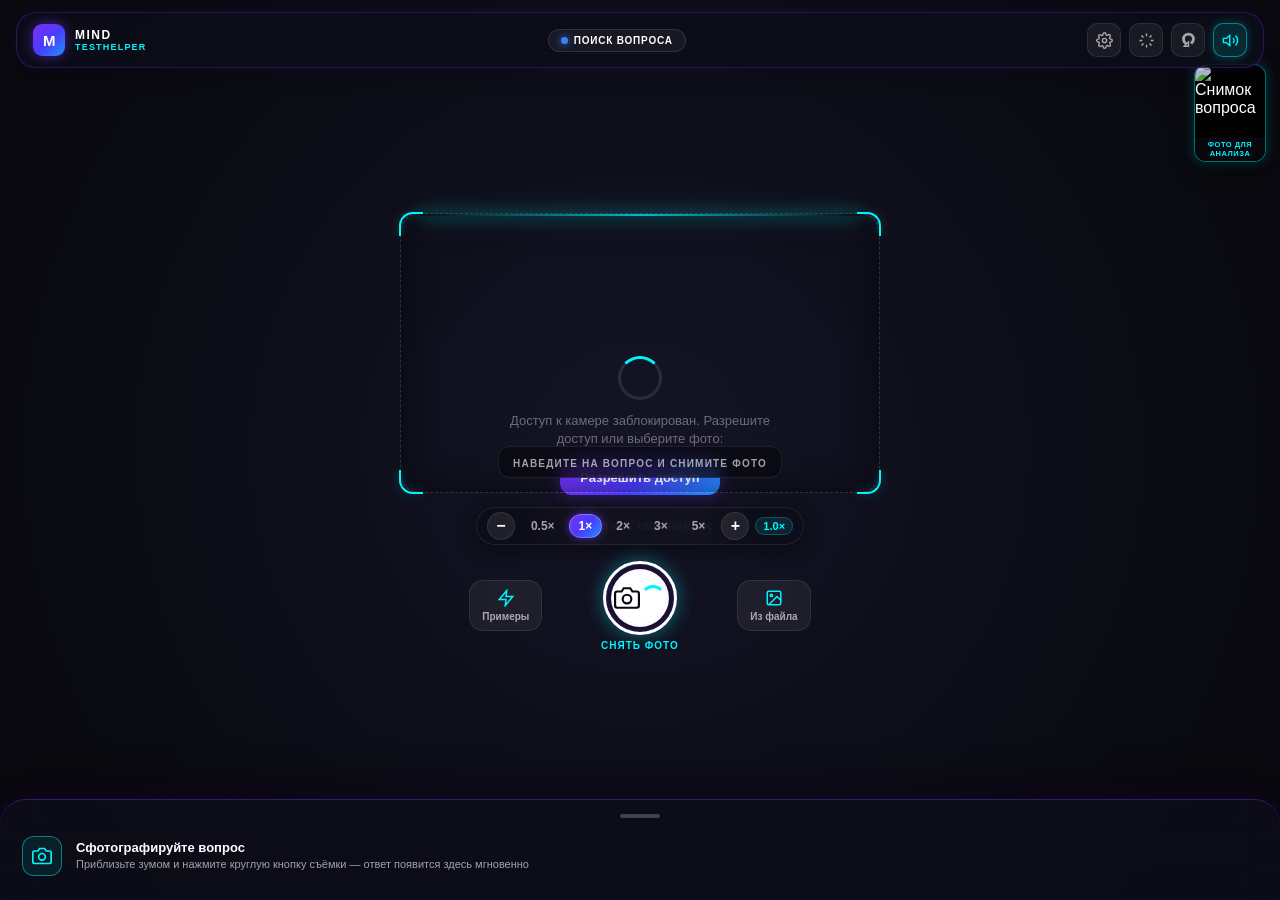
<file: index.html>
<!DOCTYPE html>
<html lang="ru">
<head>
  <meta charset="UTF-8">
  <meta name="viewport" content="width=device-width, initial-scale=1.0, maximum-scale=1.0, user-scalable=no, viewport-fit=cover">
  <title>Mind TestHelper Live — Hands-Free AI Scanner</title>
  <link rel="stylesheet" href="./styles.css">
  <link rel="icon" href="data:image/svg+xml,<svg xmlns='http://www.w3.org/2000/svg' viewBox='0 0 100 100'><rect width='100' height='100' rx='20' fill='%2309090f'/><path d='M30 70 L30 30 L50 50 L70 30 L70 70' stroke='%2300F5FF' stroke-width='10' stroke-linecap='round' stroke-linejoin='round' fill='none'/></svg>">
  <meta name="theme-color" content="#09090f">
  <meta name="apple-mobile-web-app-capable" content="yes">
  <meta name="apple-mobile-web-app-status-bar-style" content="black-translucent">
</head>
<body>
  <div class="app-viewport">
    <!-- Camera Viewport & Stream -->
    <div class="camera-container" id="cameraContainer">
      <video id="videoFeed" playsinline autoplay muted></video>
      <div class="camera-flash" id="cameraFlash"></div>
      <div class="snapshot-preview hidden" id="snapshotPreview">
        <img id="snapshotImg" alt="Снимок вопроса">
        <div class="snapshot-badge">ФОТО ДЛЯ АНАЛИЗА</div>
      </div>
      <canvas id="captureCanvas" class="hidden-canvas"></canvas>
      <div class="camera-backdrop-fallback" id="cameraFallback">
        <div class="fallback-spinner"></div>
        <p id="fallbackText">Подключение камеры...</p>
        <button id="btnAllowCamera" class="mind-btn mind-btn-cyan">Разрешить доступ</button>
        <button id="btnTryDemo" class="mind-btn mind-btn-glass">Запустить тест-вопрос</button>
      </div>
    </div>

    <!-- HUD Overlay Layers -->
    <div class="hud-overlay" id="hudOverlay">
      <!-- Top Glass Navigation Bar -->
      <header class="hud-header glass-panel">
        <div class="brand-badge">
          <div class="badge-m-ring">
            <span class="badge-m">M</span>
          </div>
          <div class="brand-text">
            <span class="brand-title">MIND</span>
            <span class="brand-sub">TESTHELPER</span>
          </div>
        </div>

        <!-- Dynamic Status Indicator -->
        <div class="status-pill" id="statusPill">
          <span class="status-dot"></span>
          <span class="status-label" id="statusLabel">ПОИСК ВОПРОСА</span>
        </div>

        <!-- Quick Controls -->
        <div class="header-controls">
          <button id="btnSettings" class="hud-icon-btn" title="Настройки бэкенда" aria-label="Settings">
            <svg viewBox="0 0 24 24" fill="none" stroke="currentColor" stroke-width="2">
              <circle cx="12" cy="12" r="3"/>
              <path d="M19.4 15a1.65 1.65 0 0 0 .33 1.82l.06.06a2 2 0 0 1 0 2.83 2 2 0 0 1-2.83 0l-.06-.06a1.65 1.65 0 0 0-1.82-.33 1.65 1.65 0 0 0-1 1.51V21a2 2 0 0 1-2 2 2 2 0 0 1-2-2v-.09A1.65 1.65 0 0 0 9 19.4a1.65 1.65 0 0 0-1.82.33l-.06.06a2 2 0 0 1-2.83 0 2 2 0 0 1 0-2.83l.06-.06a1.65 1.65 0 0 0 .33-1.82 1.65 1.65 0 0 0-1.51-1H3a2 2 0 0 1-2-2 2 2 0 0 1 2-2h.09A1.65 1.65 0 0 0 4.6 9a1.65 1.65 0 0 0-.33-1.82l-.06-.06a2 2 0 0 1 0-2.83 2 2 0 0 1 2.83 0l.06.06a1.65 1.65 0 0 0 1.82.33H9a1.65 1.65 0 0 0 1-1.51V3a2 2 0 0 1 2-2 2 2 0 0 1 2 2v.09a1.65 1.65 0 0 0 1 1.51 1.65 1.65 0 0 0 1.82-.33l.06-.06a2 2 0 0 1 2.83 0 2 2 0 0 1 0 2.83l-.06.06a1.65 1.65 0 0 0-.33 1.82V9a1.65 1.65 0 0 0 1.51 1H21a2 2 0 0 1 2 2 2 2 0 0 1-2 2h-.09a1.65 1.65 0 0 0-1.51 1z"/>
            </svg>
          </button>
          <button id="btnTorch" class="hud-icon-btn" title="Фонарик" aria-label="Torch">
            <svg viewBox="0 0 24 24" fill="none" stroke="currentColor" stroke-width="2">
              <path d="M12 2v4M12 18v4M4.93 4.93l2.83 2.83M16.24 16.24l2.83 2.83M2 12h4M18 12h4M4.93 19.07l2.83-2.83M16.24 7.76l2.83-2.83"/>
            </svg>
          </button>
          <button id="btnFlipCamera" class="hud-icon-btn" title="Сменить камеру" aria-label="Flip Camera">
            <svg viewBox="0 0 24 24" fill="none" stroke="currentColor" stroke-width="2">
              <path d="M20 10c0-4.418-3.582-8-8-8s-8 3.582-8 8c0 3.185 1.868 5.933 4.568 7.228L6 20h6v-6l-2.482 2.482C7.364 15.445 6 12.923 6 10c0-3.314 2.686-6 6-6s6 2.686 6 6c0 1.954-.937 3.69-2.388 4.793l1.42 1.42C18.666 14.707 20 12.518 20 10z"/>
            </svg>
          </button>
          <button id="btnMuteTTS" class="hud-icon-btn active" title="Озвучка ответа" aria-label="Audio Speech">
            <svg viewBox="0 0 24 24" fill="none" stroke="currentColor" stroke-width="2" id="iconAudio">
              <polygon points="11 5 6 9 2 9 2 15 6 15 11 19 11 5"/>
              <path d="M19.07 4.93a10 10 0 0 1 0 14.14M15.54 8.46a5 5 0 0 1 0 7.07"/>
            </svg>
          </button>
        </div>
      </header>

      <!-- Center Targeting Frame with Wide Document Guide -->
      <main class="hud-reticle-area" id="reticleArea">
        <div class="camera-frame-guide" id="frameGuide">
          <div class="corner-bracket corner-tl"></div>
          <div class="corner-bracket corner-tr"></div>
          <div class="corner-bracket corner-bl"></div>
          <div class="corner-bracket corner-br"></div>
          <div class="laser-beam" id="laserBeam"></div>
          <div class="frame-guide-hint">
            <span class="guide-tag">НАВЕДИТЕ НА ВОПРОС И СНИМИТЕ ФОТО</span>
          </div>
        </div>

        <!-- Floating Zoom Controls Bar (Optical / Digital Zoom) -->
        <div class="zoom-controls-bar" id="zoomControlsBar">
          <button type="button" class="zoom-btn-step" id="btnZoomOut" title="Отдалить (−)" aria-label="Zoom Out">−</button>
          <div class="zoom-presets-group" id="zoomPresetsGroup">
            <button type="button" class="zoom-preset-pill hidden" id="pillZoom05" data-zoom="0.5">0.5×</button>
            <button type="button" class="zoom-preset-pill active" id="pillZoom1" data-zoom="1">1×</button>
            <button type="button" class="zoom-preset-pill" id="pillZoom2" data-zoom="2">2×</button>
            <button type="button" class="zoom-preset-pill" id="pillZoom3" data-zoom="3">3×</button>
            <button type="button" class="zoom-preset-pill" id="pillZoom5" data-zoom="5">5×</button>
          </div>
          <button type="button" class="zoom-btn-step" id="btnZoomIn" title="Приблизить (+)" aria-label="Zoom In">+</button>
          <div class="zoom-badge-pill" id="zoomBadge">1.0×</div>
        </div>

        <!-- Camera Bottom Capture Bar (Shutter & Tools) -->
        <div class="camera-capture-bar" id="captureBar">
          <button type="button" id="btnSamplePicker" class="capture-side-btn" title="Тестовые билеты">
            <svg viewBox="0 0 24 24" fill="none" stroke="currentColor" stroke-width="2">
              <polygon points="13 2 3 14 12 14 11 22 21 10 12 10 13 2"/>
            </svg>
            <span>Примеры</span>
          </button>

          <div class="shutter-control-wrap">
            <button type="button" id="btnManualSnap" class="camera-shutter-main" title="Сфотографировать вопрос" aria-label="Сфотографировать вопрос">
              <div class="shutter-ring"></div>
              <div class="shutter-core">
                <svg class="shutter-icon-cam" viewBox="0 0 24 24" fill="none" stroke="currentColor" stroke-width="2">
                  <path d="M23 19a2 2 0 0 1-2 2H3a2 2 0 0 1-2-2V8a2 2 0 0 1 2-2h4l2-3h6l2 3h4a2 2 0 0 1 2 2z"/>
                  <circle cx="12" cy="13" r="4"/>
                </svg>
                <div class="shutter-spinner hidden" id="shutterSpinner"></div>
              </div>
            </button>
            <span class="shutter-label" id="shutterLabel">СНЯТЬ ФОТО</span>
          </div>

          <label class="capture-side-btn" id="btnFilePicker" title="Загрузить фото из файла">
            <input type="file" id="inputFileUpload" accept="image/*" style="display:none">
            <svg viewBox="0 0 24 24" fill="none" stroke="currentColor" stroke-width="2">
              <rect x="3" y="3" width="18" height="18" rx="2" ry="2"/>
              <circle cx="8.5" cy="8.5" r="1.5"/>
              <polyline points="21 15 16 10 5 21"/>
            </svg>
            <span>Из файла</span>
          </label>
        </div>
      </main>

      <!-- Bottom Answer Drawer (Mind Glass Card) -->
      <aside class="answer-drawer glass-panel" id="answerDrawer">
        <!-- Drawer Drag Handle -->
        <div class="drawer-handle" id="drawerHandle">
          <div class="handle-bar"></div>
        </div>

        <!-- Initial Idle State -->
        <div class="drawer-state-idle" id="drawerIdle">
          <div class="idle-icon-wrap">
            <svg viewBox="0 0 24 24" fill="none" stroke="#00F5FF" stroke-width="2">
              <path d="M23 19a2 2 0 0 1-2 2H3a2 2 0 0 1-2-2V8a2 2 0 0 1 2-2h4l2-3h6l2 3h4a2 2 0 0 1 2 2z"/>
              <circle cx="12" cy="13" r="4"/>
            </svg>
          </div>
          <div class="idle-text">
            <span class="idle-title">Сфотографируйте вопрос</span>
            <span class="idle-desc">Приблизьте зумом и нажмите круглую кнопку съёмки — ответ появится здесь мгновенно</span>
          </div>
        </div>

        <!-- Active Answer Solved State -->
        <div class="drawer-state-solved hidden" id="drawerSolved">
          <!-- Prominent Top Action to Snap Next Question Immediately -->
          <button type="button" id="btnNewPhoto" class="mind-btn mind-btn-cyan new-photo-btn">
            <svg viewBox="0 0 24 24" fill="none" stroke="currentColor" stroke-width="2.2">
              <path d="M23 19a2 2 0 0 1-2 2H3a2 2 0 0 1-2-2V8a2 2 0 0 1 2-2h4l2-3h6l2 3h4a2 2 0 0 1 2 2z"/>
              <circle cx="12" cy="13" r="4"/>
            </svg>
            <span>Сфотографировать следующий вопрос</span>
          </button>

          <div class="solved-header">
            <div class="badge-source" id="badgeSource">
              <span class="source-dot"></span>
              <span id="sourceLabel">Gemini 3.1 Vision</span>
            </div>
            <div class="badge-confidence" id="badgeConfidence">
              <span id="confidenceLabel">100% точность</span>
            </div>
            <div class="latency-pill" id="latencyPill">780ms</div>
          </div>

          <!-- Prominent Answer Highlight -->
          <div class="highlight-answer-card">
            <div class="card-eyebrow">ПРАВИЛЬНЫЙ ОТВЕТ:</div>
            <div class="answer-text-banner" id="correctAnswerText">—</div>
          </div>

          <!-- Question Context -->
          <div class="question-quote-block">
            <div class="quote-label">ВОПРОС:</div>
            <div class="quote-text" id="questionText">—</div>
          </div>

          <!-- All Options List -->
          <div class="options-container" id="optionsList"></div>

          <!-- Legal / Scientific Explanation -->
          <div class="explanation-box" id="explanationBox">
            <div class="explanation-title">
              <svg viewBox="0 0 24 24" fill="none" stroke="currentColor" stroke-width="2">
                <circle cx="12" cy="12" r="10"/>
                <line x1="12" y1="16" x2="12" y2="12"/>
                <line x1="12" y1="8" x2="12.01" y2="8"/>
              </svg>
              <span>Обоснование / НПА:</span>
            </div>
            <div class="explanation-content" id="explanationText">—</div>
          </div>

          <!-- Bottom Action Buttons -->
          <div class="drawer-actions">
            <button id="btnCopyAnswer" class="action-btn">
              <svg viewBox="0 0 24 24" fill="none" stroke="currentColor" stroke-width="2">
                <rect x="9" y="9" width="13" height="13" rx="2" ry="2"/>
                <path d="M5 15H4a2 2 0 0 1-2-2V4a2 2 0 0 1 2-2h9a2 2 0 0 1 2 2v1"/>
              </svg>
              <span>Скопировать</span>
            </button>
            <button id="btnSpeakNow" class="action-btn">
              <svg viewBox="0 0 24 24" fill="none" stroke="currentColor" stroke-width="2">
                <polygon points="11 5 6 9 2 9 2 15 6 15 11 19 11 5"/>
                <path d="M15.54 8.46a5 5 0 0 1 0 7.07"/>
              </svg>
              <span>Озвучить</span>
            </button>
            <button id="btnDismiss" class="action-btn action-btn-dim">
              <span>Скрыть</span>
            </button>
          </div>
        </div>
      </aside>
    </div>

    <!-- Backend Settings Modal -->
    <div class="modal-backdrop hidden" id="settingsModal">
      <div class="modal-sheet glass-panel">
        <div class="modal-header">
          <h3>Настройки бэкенда (API)</h3>
          <button id="btnCloseSettings" class="hud-icon-btn">✕</button>
        </div>
        <p class="modal-sub">Адрес сервера-прокси для обработки запросов с камеры:</p>
        <div class="settings-field">
          <label class="field-label" for="inputBackendUrl">URL бэкенда (HTTPS):</label>
          <input type="url" id="inputBackendUrl" class="mind-input" placeholder="https://your-api.onrender.com">
        </div>
        <div class="settings-presets">
          <button id="btnSetCloudflare" class="preset-btn">🌐 Cloudflare Tunnel</button>
          <button id="btnSetLocal" class="preset-btn">💻 Localhost (8000)</button>
        </div>
        <div class="settings-status" id="settingsStatus">
          <span class="status-dot"></span>
          <span id="settingsStatusText">Проверка соединения...</span>
        </div>
        <button id="btnSaveBackend" class="mind-btn mind-btn-cyan">Сохранить и проверить</button>
      </div>
    </div>

    <!-- Sample Questions Modal (For Testing without Paper) -->
    <div class="modal-backdrop hidden" id="sampleModal">
      <div class="modal-sheet glass-panel">
        <div class="modal-header">
          <h3>Тестовые билеты для проверки</h3>
          <button id="btnCloseModal" class="hud-icon-btn">✕</button>
        </div>
        <p class="modal-sub">Выберите билет — изображение будет отправлено в распознаватель:</p>
        <div class="sample-grid" id="sampleGrid"></div>
      </div>
    </div>
  </div>

  <script src="./app.js"></script>
</body>
</html>
</file>
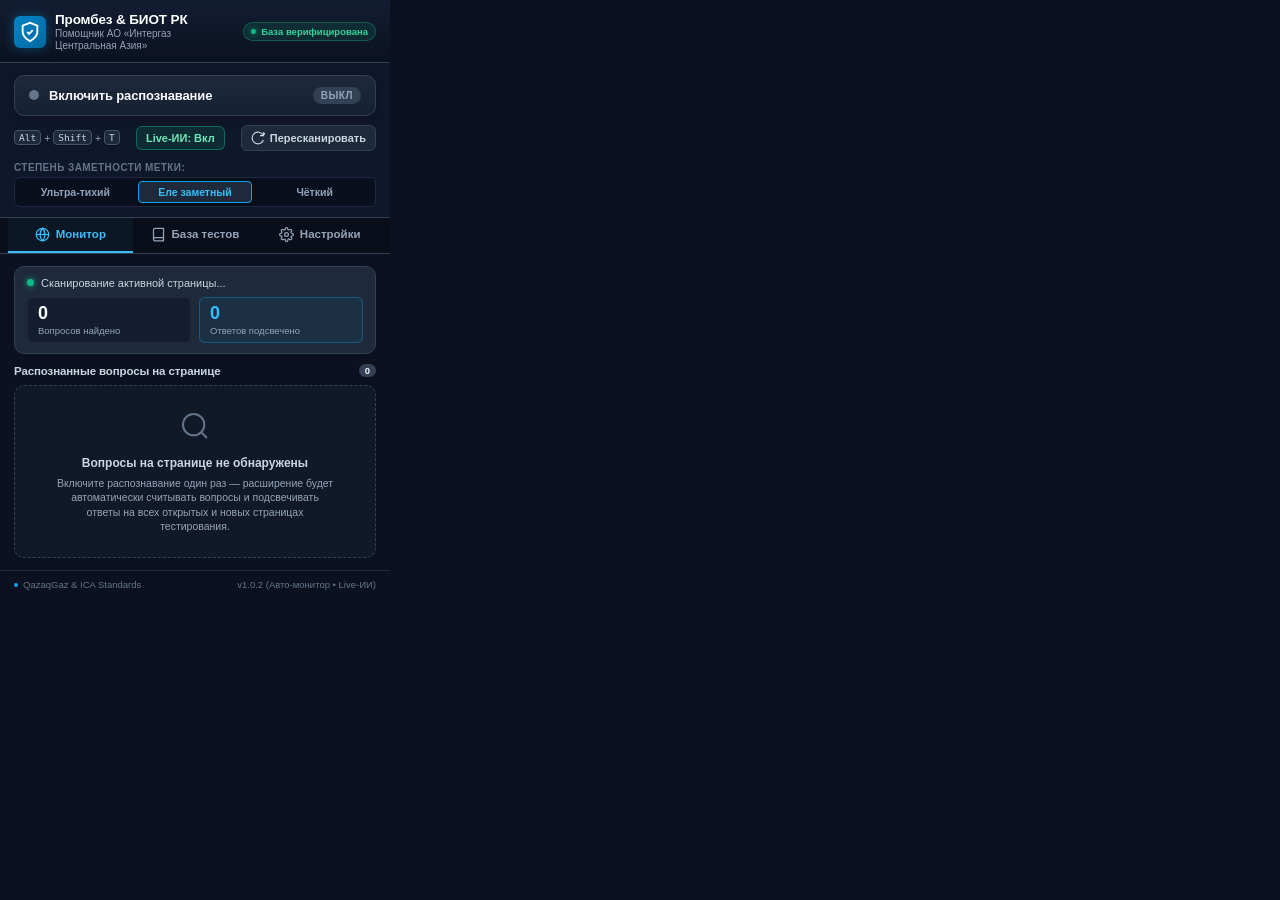
<file: popup/popup.html>
<!DOCTYPE html>
<html lang="ru">
<head>
  <meta charset="UTF-8">
  <meta name="viewport" content="width=390, initial-scale=1.0">
  <title>Промбез & БИОТ РК — Помощник ИЦА</title>
  <link rel="stylesheet" href="popup.css">
</head>
<body>
  <!-- Header -->
  <header class="header">
    <div class="header-brand">
      <div class="brand-icon">
        <svg width="22" height="22" viewBox="0 0 24 24" fill="none" stroke="currentColor" stroke-width="2">
          <path d="M12 22s8-4 8-10V5l-8-3-8 3v7c0 6 8 10 8 10z"/>
          <path d="m9 12 2 2 4-4"/>
        </svg>
      </div>
      <div class="brand-text">
        <h1 class="brand-title">Промбез & БИОТ РК</h1>
        <p class="brand-subtitle">Помощник АО «Интергаз Центральная Азия»</p>
      </div>
    </div>
    <div class="consensus-badge" title="Вся база из 400 вопросов проверена моделями: Kimi K2.7, Gemini 3.8, Grok 4.7, Claude Opus 5.5, Gemini 4 и арбитражем GPT-OSS-20B по НПА РК">
      <span class="badge-dot"></span>
      <span class="badge-text">База верифицирована</span>
    </div>
  </header>

  <!-- Main Hero Action -->
  <section class="hero-section">
    <button id="toggleRecognitionBtn" class="main-toggle-btn" type="button" aria-pressed="false">
      <div class="toggle-btn-content">
        <span class="toggle-status-dot" id="toggleStatusDot"></span>
        <span class="toggle-btn-label" id="toggleBtnLabel">Включить распознавание</span>
      </div>
      <span class="status-pill off" id="recognitionStatusPill">Выкл</span>
    </button>

    <div class="hero-actions-row">
      <div class="shortcut-hint" title="Быстрое включение/отключение">
        <span class="kbd">Alt</span> + <span class="kbd">Shift</span> + <span class="kbd">T</span>
      </div>
      <button id="liveAiQuickBtn" class="secondary-btn live-ai-btn active" type="button" title="Авто-ИИ для вопросов вне локальной базы (нажмите для настройки/переключения)">
        <span>Live-ИИ: Вкл</span>
      </button>
      <button id="rescanBtn" class="secondary-btn" type="button" title="Принудительно пересканировать активную вкладку">
        <svg width="14" height="14" viewBox="0 0 24 24" fill="none" stroke="currentColor" stroke-width="2">
          <path d="M21.5 2v6h-6M21.34 15.57a10 10 0 1 1-.57-8.38l5.67-5.67"/>
        </svg>
        <span>Пересканировать</span>
      </button>
    </div>

    <!-- Marker Subtlety Selector -->
    <div class="marker-control">
      <div class="marker-label">Степень заметности метки:</div>
      <div class="marker-pills" id="markerPills" role="radiogroup">
        <button type="button" class="marker-pill" data-style="ultra" role="radio" aria-checked="false" title="Микро-точка 4px + едва видимая левая риска">
          Ультра-тихий
        </button>
        <button type="button" class="marker-pill active" data-style="subtle" role="radio" aria-checked="true" title="Деликатный полупрозрачный оттенок (по умолчанию)">
          Еле заметный
        </button>
        <button type="button" class="marker-pill" data-style="clear" role="radio" aria-checked="false" title="Уверенная контрастная подсветка для подготовки">
          Чёткий
        </button>
      </div>
    </div>
  </section>

  <!-- Navigation Tabs -->
  <nav class="nav-tabs" role="tablist">
    <button id="tabMonitorBtn" class="tab-btn active" role="tab" aria-selected="true" data-tab="tab-monitor">
      <svg width="15" height="15" viewBox="0 0 24 24" fill="none" stroke="currentColor" stroke-width="2">
        <circle cx="12" cy="12" r="10"/>
        <line x1="2" y1="12" x2="22" y2="12"/>
        <path d="M12 2a15.3 15.3 0 0 1 4 10 15.3 15.3 0 0 1-4 10 15.3 15.3 0 0 1-4-10 15.3 15.3 0 0 1 4-10z"/>
      </svg>
      <span>Монитор</span>
    </button>
    <button id="tabDbBtn" class="tab-btn" role="tab" aria-selected="false" data-tab="tab-db">
      <svg width="15" height="15" viewBox="0 0 24 24" fill="none" stroke="currentColor" stroke-width="2">
        <path d="M4 19.5A2.5 2.5 0 0 1 6.5 17H20"/>
        <path d="M6.5 2H20v20H6.5A2.5 2.5 0 0 1 4 19.5v-15A2.5 2.5 0 0 1 6.5 2z"/>
      </svg>
      <span>База тестов</span>
    </button>
    <button id="tabSettingsBtn" class="tab-btn" role="tab" aria-selected="false" data-tab="tab-settings">
      <svg width="15" height="15" viewBox="0 0 24 24" fill="none" stroke="currentColor" stroke-width="2">
        <circle cx="12" cy="12" r="3"/>
        <path d="M19.4 15a1.65 1.65 0 0 0 .33 1.82l.06.06a2 2 0 0 1 0 2.83 2 2 0 0 1-2.83 0l-.06-.06a1.65 1.65 0 0 0-1.82-.33 1.65 1.65 0 0 0-1 1.51V21a2 2 0 0 1-2 2 2 2 0 0 1-2-2v-.09A1.65 1.65 0 0 0 9 19.4a1.65 1.65 0 0 0-1.82.33l-.06.06a2 2 0 0 1-2.83 0 2 2 0 0 1 0-2.83l.06-.06a1.65 1.65 0 0 0 .33-1.82 1.65 1.65 0 0 0-1.51-1H3a2 2 0 0 1-2-2 2 2 0 0 1 2-2h.09A1.65 1.65 0 0 0 4.6 9a1.65 1.65 0 0 0-.33-1.82l-.06-.06a2 2 0 0 1 0-2.83 2 2 0 0 1 2.83 0l.06.06a1.65 1.65 0 0 0 1.82.33H9a1.65 1.65 0 0 0 1-1.51V3a2 2 0 0 1 2-2 2 2 0 0 1 2 2v.09a1.65 1.65 0 0 0 1 1.51 1.65 1.65 0 0 0 1.82-.33l.06-.06a2 2 0 0 1 2.83 0 2 2 0 0 1 0 2.83l-.06.06a1.65 1.65 0 0 0-.33 1.82V9a1.65 1.65 0 0 0 1.51 1H21a2 2 0 0 1 2 2 2 2 0 0 1-2 2h-.09a1.65 1.65 0 0 0-1.51 1z"/>
      </svg>
      <span>Настройки</span>
    </button>
  </nav>

  <!-- Tab Content Area -->
  <main class="tabs-container">
    <!-- TAB 1: МОНИТОР -->
    <section id="tab-monitor" class="tab-pane active" role="tabpanel">
      <div class="active-tab-card">
        <div class="active-tab-header">
          <span class="active-tab-indicator" id="pageScanIndicator"></span>
          <span class="active-tab-title" id="monitorTabTitle">Сканирование активной страницы...</span>
        </div>
        <div class="metrics-grid">
          <div class="metric-box">
            <span class="metric-value" id="foundQuestionsCount">0</span>
            <span class="metric-name">Вопросов найдено</span>
          </div>
          <div class="metric-box highlight">
            <span class="metric-value" id="highlightedAnswersCount">0</span>
            <span class="metric-name">Ответов подсвечено</span>
          </div>
        </div>
      </div>

      <div class="section-title-row">
        <h3 class="pane-subheading">Распознанные вопросы на странице</h3>
        <span class="badge-count" id="monitorItemsBadge">0</span>
      </div>

      <div id="detectedQuestionsList" class="detected-list">
        <div class="empty-state" id="monitorEmptyState">
          <div class="empty-icon">
            <svg width="32" height="32" viewBox="0 0 24 24" fill="none" stroke="currentColor" stroke-width="1.5">
              <circle cx="11" cy="11" r="8"/>
              <line x1="21" y1="21" x2="16.65" y2="16.65"/>
            </svg>
          </div>
          <p class="empty-title">Вопросы на странице не обнаружены</p>
          <p class="empty-desc">
            Включите распознавание один раз — расширение будет автоматически считывать вопросы
            и подсвечивать ответы на всех открытых и новых страницах тестирования.
          </p>
        </div>
      </div>
    </section>

    <!-- TAB 2: БАЗА ТЕСТОВ -->
    <section id="tab-db" class="tab-pane" role="tabpanel">
      <!-- Verification summary banner -->
      <div class="verification-summary-banner" id="verificationSummaryBanner">
        <div class="summary-icon">
          <svg width="18" height="18" viewBox="0 0 24 24" fill="none" stroke="currentColor" stroke-width="2">
            <polyline points="20 6 9 17 4 12"/>
          </svg>
        </div>
        <div class="summary-text">
          <strong id="dbTotalQuestionsCount">400 вопросов верифицировано</strong>
          <span>Консилиум 5–6 моделей (Kimi, Gemini 3.8, Grok, Claude, Gemini 4, GPT-OSS) по НПА РК</span>
        </div>
      </div>

      <!-- Search & Filters -->
      <div class="db-controls">
        <div class="search-input-wrapper">
          <svg class="search-icon" width="14" height="14" viewBox="0 0 24 24" fill="none" stroke="currentColor" stroke-width="2">
            <circle cx="11" cy="11" r="8"/>
            <line x1="21" y1="21" x2="16.65" y2="16.65"/>
          </svg>
          <input type="text" id="dbSearchInput" placeholder="Поиск по вопросу, ответу или НПА..." autocomplete="off">
          <button type="button" id="dbClearSearchBtn" class="clear-btn" title="Очистить поиск" style="display:none;">&times;</button>
        </div>

        <select id="dbCategorySelect" class="category-select">
          <option value="all">Все категории тестов</option>
          <option value="prombez">Промбез (Закон № 188-V)</option>
          <option value="biot">БиОТ (Трудовой кодекс РК)</option>
          <option value="mg">Магистральные газопроводы</option>
          <option value="gas_fire">Газоопасные и огневые работы</option>
          <option value="pressure">Сосуды под давлением</option>
          <option value="gpm">Грузоподъемные механизмы (ГПМ)</option>
          <option value="electro">Электробезопасность</option>
          <option value="fire">Пожарная безопасность</option>
          <option value="height">Высота и СИЗ</option>
          <option value="med">Первая медицинская помощь</option>
          <option value="ica">Золотые правила ИЦА</option>
        </select>
      </div>

      <!-- Results info -->
      <div class="db-stats-row">
        <span class="db-stats-text" id="dbResultsStats">Загрузка базы...</span>
      </div>

      <!-- Question Cards List -->
      <div id="dbResultsList" class="db-cards-list">
        <!-- Rendered dynamically by popup.js -->
      </div>
    </section>

    <!-- TAB 3: НАСТРОЙКИ -->
    <section id="tab-settings" class="tab-pane" role="tabpanel">
      <form id="settingsForm" class="settings-form">
        <!-- Live AI Toggle -->
        <div class="setting-toggle-card">
          <div class="toggle-text-block">
            <label for="liveAiEnabled" class="setting-title">Постоянный Live-ИИ (Авто)</label>
            <p class="setting-desc">Автоматически решает любые вопросы вне локальной базы через мост, Ollama и облачный ИИ без ключа</p>
          </div>
          <label class="switch">
            <input type="checkbox" id="liveAiEnabled" checked>
            <span class="slider"></span>
          </label>
        </div>

        <!-- Dynamic auto scan toggle -->
        <div class="setting-toggle-card">
          <div class="toggle-text-block">
            <label for="autoScanDynamic" class="setting-title">Автоматический трекинг SPA</label>
            <p class="setting-desc">Мгновенно подсвечивать вопросы при переключении страниц теста через MutationObserver</p>
          </div>
          <label class="switch">
            <input type="checkbox" id="autoScanDynamic" checked>
            <span class="slider"></span>
          </label>
        </div>

        <!-- AI Engine Selector -->
        <div class="form-group">
          <label for="aiModeSelect" class="form-label">Источник Live-ответов:</label>
          <select id="aiModeSelect" class="form-select">
            <option value="auto">Авто: Мост + Ollama + Встроенный ИИ (рекомендуется)</option>
            <option value="pollinations">Встроенный облачный ИИ (Pollinations, без ключа)</option>
            <option value="bridge">Только локальный мост (127.0.0.1:8765)</option>
            <option value="openai">OpenAI-совместимый API (свой ключ)</option>
            <option value="gemini">Google Gemini API (свой ключ)</option>
          </select>
        </div>

        <!-- Dynamic field: Bridge URL -->
        <div class="form-group" id="bridgeUrlGroup">
          <label for="bridgeUrlInput" class="form-label">Адрес локального моста:</label>
          <input type="text" id="bridgeUrlInput" class="form-input" placeholder="http://127.0.0.1:8765">
          <span class="input-hint">Запускается файлом <code>bridge/Start-Bridge.bat</code></span>
        </div>

        <!-- Dynamic fields: API settings -->
        <div id="apiFieldsGroup" style="display: none;">
          <div class="form-group">
            <label for="apiEndpointInput" class="form-label">API Endpoint:</label>
            <input type="text" id="apiEndpointInput" class="form-input" placeholder="https://api.openai.com/v1/chat/completions">
          </div>
          <div class="form-group">
            <label for="apiModelInput" class="form-label">Модель:</label>
            <input type="text" id="apiModelInput" class="form-input" placeholder="gpt-4o-mini">
          </div>
          <div class="form-group">
            <label for="apiKeyInput" class="form-label">API Ключ:</label>
            <div class="password-wrapper">
              <input type="password" id="apiKeyInput" class="form-input" placeholder="sk-...">
              <button type="button" id="toggleKeyVisibilityBtn" class="toggle-key-btn" title="Показать/скрыть ключ">
                <svg width="15" height="15" viewBox="0 0 24 24" fill="none" stroke="currentColor" stroke-width="2">
                  <path d="M1 12s4-8 11-8 11 8 11 8-4 8-11 8-11-8-11-8z"/>
                  <circle cx="12" cy="12" r="3"/>
                </svg>
              </button>
            </div>
          </div>
        </div>

        <!-- Connection Test & Status Alert -->
        <div id="settingsStatus" class="status-alert" style="display: none;"></div>

        <!-- Action Buttons -->
        <div class="settings-actions">
          <button type="button" id="testConnectionBtn" class="btn btn-secondary">
            <svg width="14" height="14" viewBox="0 0 24 24" fill="none" stroke="currentColor" stroke-width="2">
              <path d="M5 12h14M12 5l7 7-7 7"/>
            </svg>
            <span>Проверить связь</span>
          </button>
          <button type="button" id="saveSettingsBtn" class="btn btn-primary">
            <svg width="14" height="14" viewBox="0 0 24 24" fill="none" stroke="currentColor" stroke-width="2">
              <path d="M19 21H5a2 2 0 0 1-2-2V5a2 2 0 0 1 2-2h11l5 5v11a2 2 0 0 1-2 2z"/>
              <polyline points="17 21 17 13 7 13 7 21"/>
              <polyline points="7 3 7 8 15 8"/>
            </svg>
            <span>Сохранить</span>
          </button>
        </div>
      </form>
    </section>
  </main>

  <!-- Footer -->
  <footer class="footer">
    <div class="footer-left">
      <span class="footer-dot"></span>
      <span class="footer-text">QazaqGaz & ICA Standards</span>
    </div>
    <div class="footer-right">v1.0.2 (Авто-монитор • Live-ИИ)</div>
  </footer>

  <script src="popup.js" defer></script>
</body>
</html>
</file>
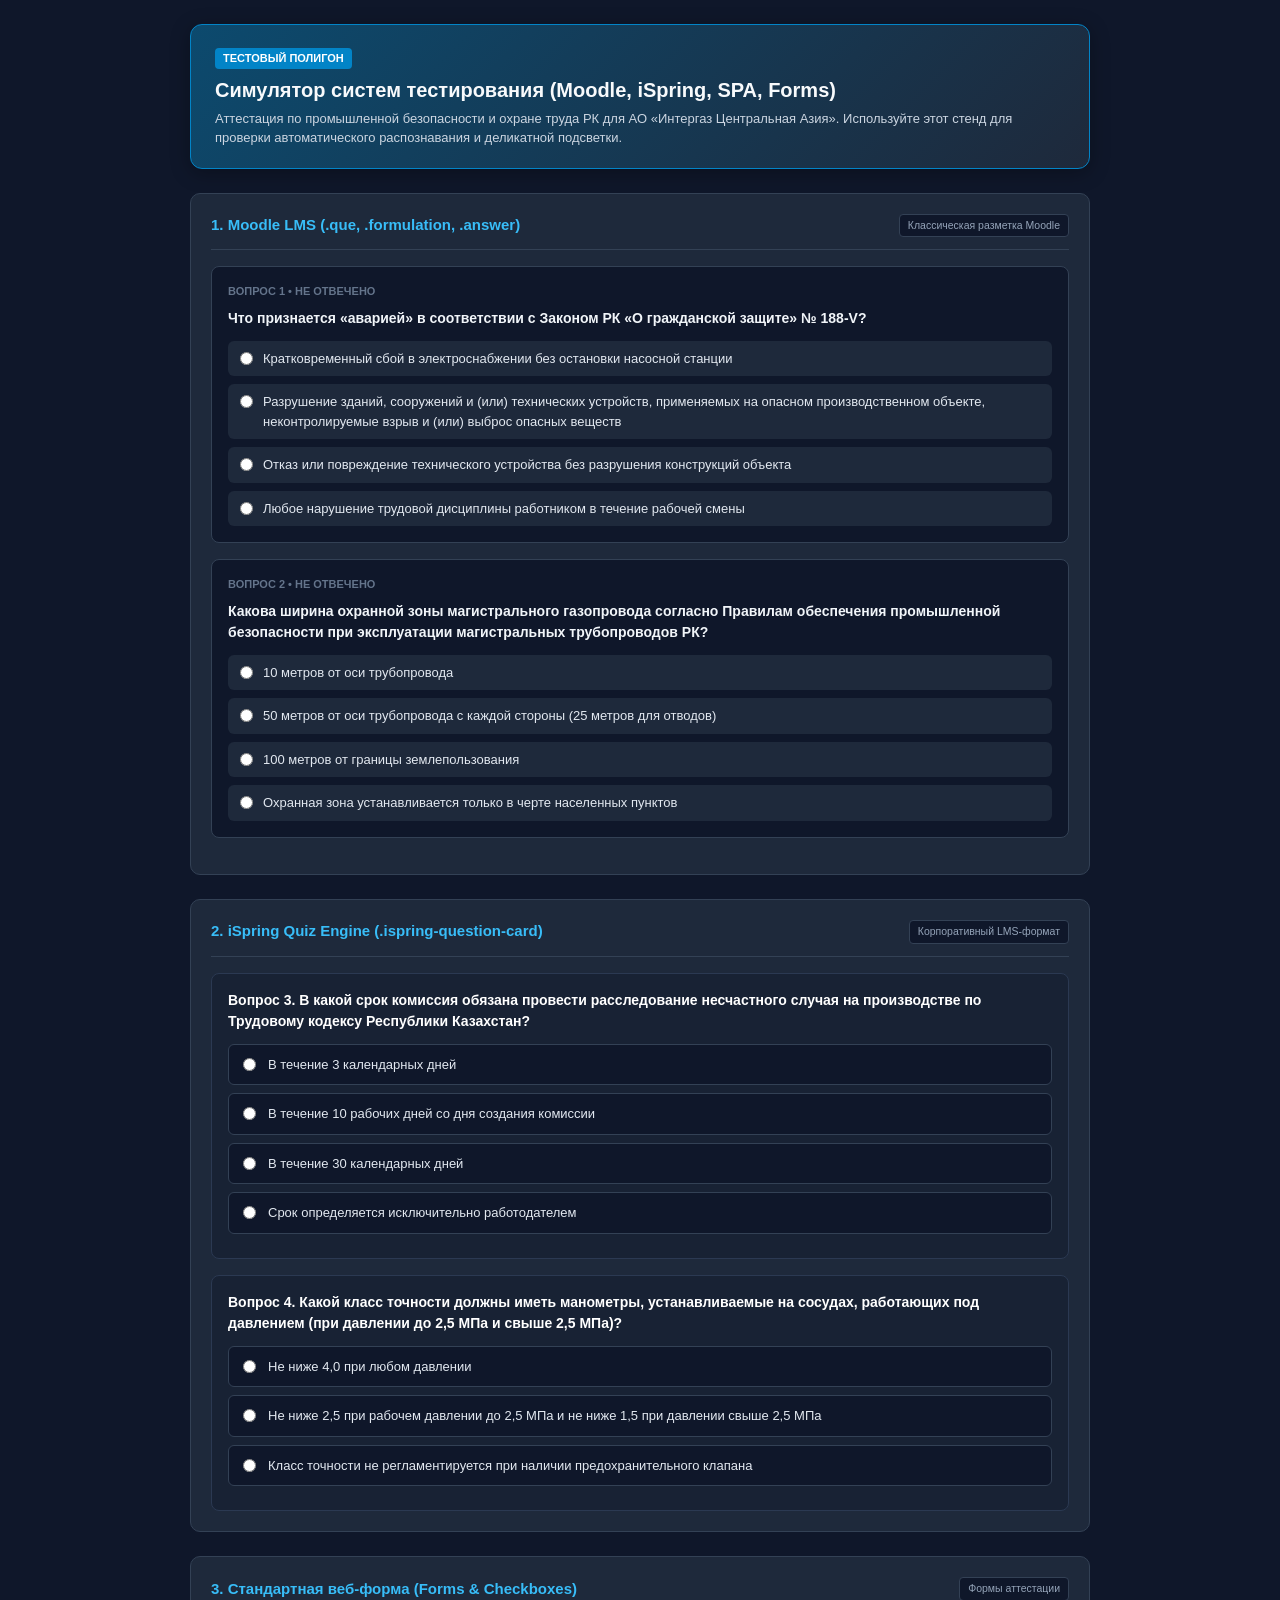
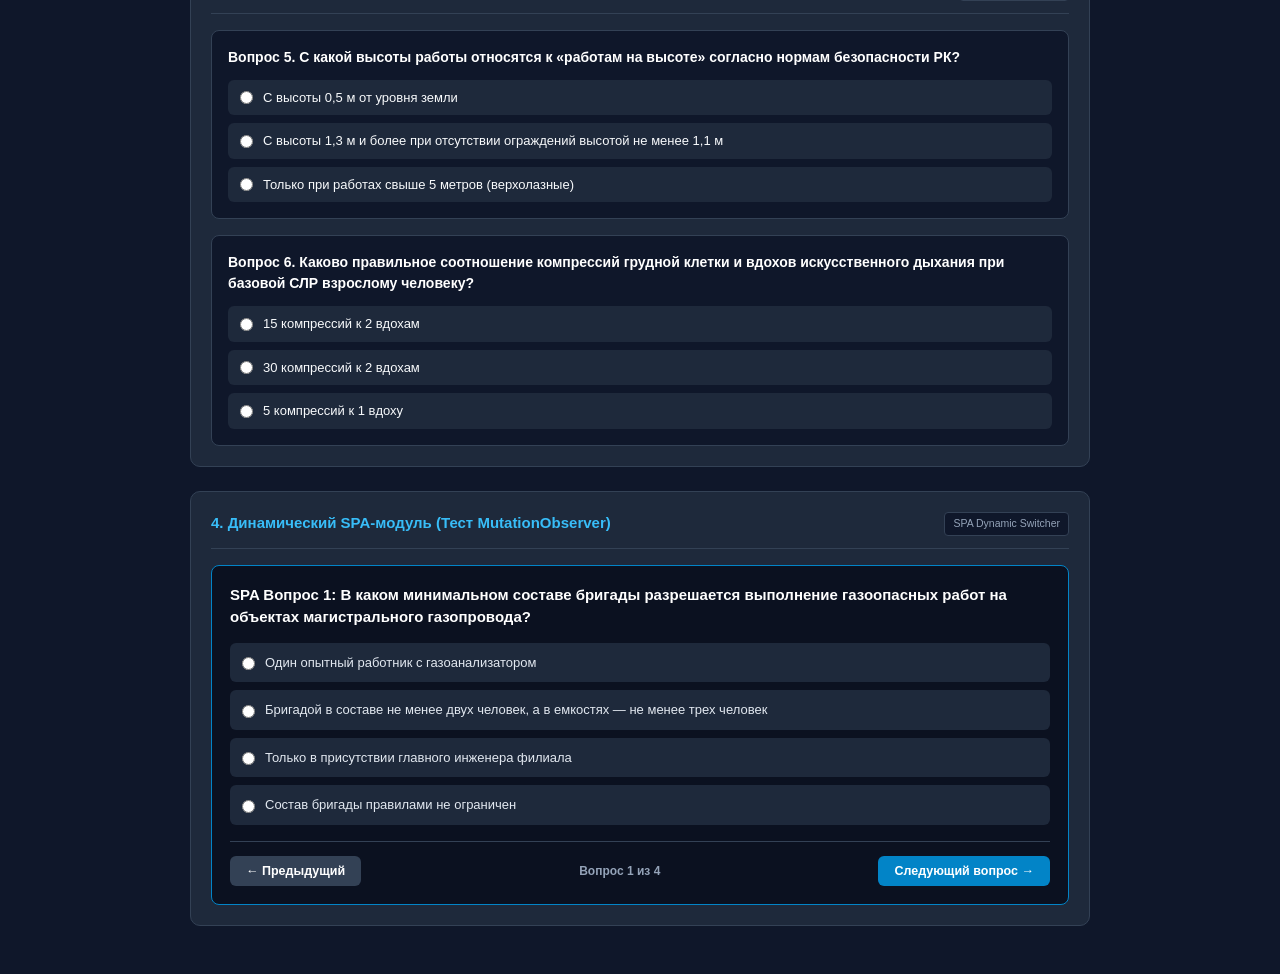
<file: scripts/test_suite.html>
<!DOCTYPE html>
<html lang="ru">
<head>
  <meta charset="UTF-8">
  <meta name="viewport" content="width=device-width, initial-scale=1.0">
  <title>Тестовый симулятор — Промбез & БИОТ РК (АО «Интергаз Центральная Азия»)</title>
  <style>
    :root {
      --bg: #0f172a;
      --card-bg: #1e293b;
      --border: #334155;
      --text: #f8fafc;
      --text-muted: #94a3b8;
      --accent: #0ea5e9;
    }
    * { box-sizing: border-box; margin: 0; padding: 0; font-family: -apple-system, BlinkMacSystemFont, "Segoe UI", Roboto, sans-serif; }
    body {
      background: var(--bg);
      color: var(--text);
      padding: 24px 16px;
      line-height: 1.5;
    }
    .container {
      max-width: 900px;
      margin: 0 auto;
    }
    header.sim-header {
      background: linear-gradient(135deg, #0c4a6e 0%, #1e293b 100%);
      border: 1px solid #0284c7;
      border-radius: 12px;
      padding: 20px 24px;
      margin-bottom: 24px;
      box-shadow: 0 4px 20px rgba(0,0,0,0.3);
    }
    .sim-badge {
      display: inline-block;
      background: #0284c7;
      color: #fff;
      font-size: 11px;
      font-weight: 700;
      padding: 2px 8px;
      border-radius: 4px;
      text-transform: uppercase;
      margin-bottom: 6px;
    }
    .sim-title { font-size: 20px; font-weight: 700; margin-bottom: 4px; }
    .sim-desc { font-size: 13px; color: #cbd5e1; }

    .engine-section {
      background: var(--card-bg);
      border: 1px solid var(--border);
      border-radius: 10px;
      padding: 20px;
      margin-bottom: 24px;
    }
    .engine-header {
      display: flex;
      align-items: center;
      justify-content: space-between;
      border-bottom: 1px solid var(--border);
      padding-bottom: 12px;
      margin-bottom: 16px;
    }
    .engine-title { font-size: 15px; font-weight: 700; color: #38bdf8; display: flex; align-items: center; gap: 8px; }
    .engine-tag { font-size: 10.5px; background: #0f172a; padding: 3px 8px; border-radius: 4px; color: var(--text-muted); border: 1px solid var(--border); }

    /* 1. Moodle Style Classes */
    .que {
      background: #0f172a;
      border: 1px solid var(--border);
      border-radius: 8px;
      padding: 16px;
      margin-bottom: 16px;
    }
    .que .info { font-size: 11px; color: #64748b; margin-bottom: 8px; font-weight: 600; text-transform: uppercase; }
    .que .content .formulation .qtext { font-size: 14px; font-weight: 600; color: #f1f5f9; margin-bottom: 12px; }
    .que .ablock .answer { display: flex; flex-direction: column; gap: 8px; }
    .que .ablock .answer div {
      display: flex;
      align-items: flex-start;
      gap: 10px;
      padding: 8px 12px;
      border-radius: 6px;
      background: #1e293b;
      cursor: pointer;
    }
    .que .ablock .answer input[type="radio"] { margin-top: 3px; cursor: pointer; }
    .que .ablock .answer label { font-size: 13px; cursor: pointer; color: #e2e8f0; flex: 1; }

    /* 2. iSpring Style Classes */
    .ispring-quiz-container { display: flex; flex-direction: column; gap: 16px; }
    .ispring-question-card {
      background: #182234;
      border: 1px solid #2b3952;
      border-radius: 8px;
      padding: 16px;
    }
    .ispring-question-title { font-size: 14px; font-weight: 600; margin-bottom: 12px; color: #fff; }
    .ispring-choice-item {
      display: flex;
      align-items: center;
      gap: 12px;
      padding: 10px 14px;
      background: #0f172a;
      border: 1px solid #334155;
      border-radius: 6px;
      margin-bottom: 8px;
      cursor: pointer;
    }
    .ispring-choice-item:hover { border-color: #0284c7; }
    .ispring-choice-text { font-size: 13px; color: #e2e8f0; }

    /* 3. Standard Form Classes */
    .test-form { display: flex; flex-direction: column; gap: 16px; }
    .form-question-block {
      background: #0f172a;
      border: 1px solid var(--border);
      border-radius: 8px;
      padding: 16px;
    }
    .form-label-title { font-size: 14px; font-weight: 600; margin-bottom: 12px; color: #fff; }
    .form-options-group { display: flex; flex-direction: column; gap: 8px; }
    .custom-control {
      display: flex;
      align-items: center;
      gap: 10px;
      padding: 8px 12px;
      background: #1e293b;
      border-radius: 6px;
      font-size: 13px;
      cursor: pointer;
    }

    /* 4. Dynamic SPA Classes */
    .spa-card {
      background: #0b1120;
      border: 1px solid #0284c7;
      border-radius: 8px;
      padding: 18px;
      min-height: 180px;
    }
    .spa-nav-bar {
      display: flex;
      align-items: center;
      justify-content: space-between;
      margin-top: 16px;
      padding-top: 14px;
      border-top: 1px solid var(--border);
    }
    .spa-btn {
      background: #0284c7;
      color: #fff;
      border: none;
      padding: 8px 16px;
      border-radius: 6px;
      font-size: 12.5px;
      font-weight: 600;
      cursor: pointer;
    }
    .spa-btn:disabled { background: #334155; cursor: not-allowed; }
    .spa-counter { font-size: 12px; color: var(--text-muted); font-weight: 600; }
  </style>
</head>
<body>
  <div class="container">
    <header class="sim-header">
      <span class="sim-badge">Тестовый полигон</span>
      <h1 class="sim-title">Симулятор систем тестирования (Moodle, iSpring, SPA, Forms)</h1>
      <p class="sim-desc">
        Аттестация по промышленной безопасности и охране труда РК для АО «Интергаз Центральная Азия».
        Используйте этот стенд для проверки автоматического распознавания и деликатной подсветки.
      </p>
    </header>

    <!-- SECTION 1: Moodle Style -->
    <section class="engine-section">
      <div class="engine-header">
        <h2 class="engine-title">1. Moodle LMS (.que, .formulation, .answer)</h2>
        <span class="engine-tag">Классическая разметка Moodle</span>
      </div>

      <!-- Question 1 -->
      <div class="que multichoice" id="q1">
        <div class="info">Вопрос 1 • Не отвечено</div>
        <div class="content">
          <div class="formulation">
            <div class="qtext">
              Что признается «аварией» в соответствии с Законом РК «О гражданской защите» № 188-V?
            </div>
            <div class="ablock">
              <div class="answer">
                <div class="r0">
                  <input type="radio" name="moodle_q1" id="m_q1_a1">
                  <label for="m_q1_a1">Кратковременный сбой в электроснабжении без остановки насосной станции</label>
                </div>
                <div class="r1">
                  <input type="radio" name="moodle_q1" id="m_q1_a2">
                  <label for="m_q1_a2">Разрушение зданий, сооружений и (или) технических устройств, применяемых на опасном производственном объекте, неконтролируемые взрыв и (или) выброс опасных веществ</label>
                </div>
                <div class="r0">
                  <input type="radio" name="moodle_q1" id="m_q1_a3">
                  <label for="m_q1_a3">Отказ или повреждение технического устройства без разрушения конструкций объекта</label>
                </div>
                <div class="r1">
                  <input type="radio" name="moodle_q1" id="m_q1_a4">
                  <label for="m_q1_a4">Любое нарушение трудовой дисциплины работником в течение рабочей смены</label>
                </div>
              </div>
            </div>
          </div>
        </div>
      </div>

      <!-- Question 2 -->
      <div class="que multichoice" id="q2">
        <div class="info">Вопрос 2 • Не отвечено</div>
        <div class="content">
          <div class="formulation">
            <div class="qtext">
              Какова ширина охранной зоны магистрального газопровода согласно Правилам обеспечения промышленной безопасности при эксплуатации магистральных трубопроводов РК?
            </div>
            <div class="ablock">
              <div class="answer">
                <div class="r0">
                  <input type="radio" name="moodle_q2" id="m_q2_a1">
                  <label for="m_q2_a1">10 метров от оси трубопровода</label>
                </div>
                <div class="r1">
                  <input type="radio" name="moodle_q2" id="m_q2_a2">
                  <label for="m_q2_a2">50 метров от оси трубопровода с каждой стороны (25 метров для отводов)</label>
                </div>
                <div class="r0">
                  <input type="radio" name="moodle_q2" id="m_q2_a3">
                  <label for="m_q2_a3">100 метров от границы землепользования</label>
                </div>
                <div class="r1">
                  <input type="radio" name="moodle_q2" id="m_q2_a4">
                  <label for="m_q2_a4">Охранная зона устанавливается только в черте населенных пунктов</label>
                </div>
              </div>
            </div>
          </div>
        </div>
      </div>
    </section>

    <!-- SECTION 2: iSpring / Corporate LMS Style -->
    <section class="engine-section">
      <div class="engine-header">
        <h2 class="engine-title">2. iSpring Quiz Engine (.ispring-question-card)</h2>
        <span class="engine-tag">Корпоративный LMS-формат</span>
      </div>

      <div class="ispring-quiz-container">
        <!-- Question 3 -->
        <div class="ispring-question-card">
          <div class="ispring-question-title">
            Вопрос 3. В какой срок комиссия обязана провести расследование несчастного случая на производстве по Трудовому кодексу Республики Казахстан?
          </div>
          <div class="ispring-choice-item">
            <input type="radio" name="ispring_q1" id="is_q1_a1">
            <label class="ispring-choice-text" for="is_q1_a1">В течение 3 календарных дней</label>
          </div>
          <div class="ispring-choice-item">
            <input type="radio" name="ispring_q1" id="is_q1_a2">
            <label class="ispring-choice-text" for="is_q1_a2">В течение 10 рабочих дней со дня создания комиссии</label>
          </div>
          <div class="ispring-choice-item">
            <input type="radio" name="ispring_q1" id="is_q1_a3">
            <label class="ispring-choice-text" for="is_q1_a3">В течение 30 календарных дней</label>
          </div>
          <div class="ispring-choice-item">
            <input type="radio" name="ispring_q1" id="is_q1_a4">
            <label class="ispring-choice-text" for="is_q1_a4">Срок определяется исключительно работодателем</label>
          </div>
        </div>

        <!-- Question 4 -->
        <div class="ispring-question-card">
          <div class="ispring-question-title">
            Вопрос 4. Какой класс точности должны иметь манометры, устанавливаемые на сосудах, работающих под давлением (при давлении до 2,5 МПа и свыше 2,5 МПа)?
          </div>
          <div class="ispring-choice-item">
            <input type="radio" name="ispring_q2" id="is_q2_a1">
            <label class="ispring-choice-text" for="is_q2_a1">Не ниже 4,0 при любом давлении</label>
          </div>
          <div class="ispring-choice-item">
            <input type="radio" name="ispring_q2" id="is_q2_a2">
            <label class="ispring-choice-text" for="is_q2_a2">Не ниже 2,5 при рабочем давлении до 2,5 МПа и не ниже 1,5 при давлении свыше 2,5 МПа</label>
          </div>
          <div class="ispring-choice-item">
            <input type="radio" name="ispring_q2" id="is_q2_a3">
            <label class="ispring-choice-text" for="is_q2_a3">Класс точности не регламентируется при наличии предохранительного клапана</label>
          </div>
        </div>
      </div>
    </section>

    <!-- SECTION 3: Standard Forms & Multi-Checkbox -->
    <section class="engine-section">
      <div class="engine-header">
        <h2 class="engine-title">3. Стандартная веб-форма (Forms & Checkboxes)</h2>
        <span class="engine-tag">Формы аттестации</span>
      </div>

      <div class="test-form">
        <!-- Question 5 -->
        <div class="form-question-block">
          <div class="form-label-title">
            Вопрос 5. С какой высоты работы относятся к «работам на высоте» согласно нормам безопасности РК?
          </div>
          <div class="form-options-group">
            <label class="custom-control">
              <input type="radio" name="form_q5">
              <span>С высоты 0,5 м от уровня земли</span>
            </label>
            <label class="custom-control">
              <input type="radio" name="form_q5">
              <span>С высоты 1,3 м и более при отсутствии ограждений высотой не менее 1,1 м</span>
            </label>
            <label class="custom-control">
              <input type="radio" name="form_q5">
              <span>Только при работах свыше 5 метров (верхолазные)</span>
            </label>
          </div>
        </div>

        <!-- Question 6 -->
        <div class="form-question-block">
          <div class="form-label-title">
            Вопрос 6. Каково правильное соотношение компрессий грудной клетки и вдохов искусственного дыхания при базовой СЛР взрослому человеку?
          </div>
          <div class="form-options-group">
            <label class="custom-control">
              <input type="radio" name="form_q6">
              <span>15 компрессий к 2 вдохам</span>
            </label>
            <label class="custom-control">
              <input type="radio" name="form_q6">
              <span>30 компрессий к 2 вдохам</span>
            </label>
            <label class="custom-control">
              <input type="radio" name="form_q6">
              <span>5 компрессий к 1 вдоху</span>
            </label>
          </div>
        </div>
      </div>
    </section>

    <!-- SECTION 4: Dynamic SPA Switcher -->
    <section class="engine-section">
      <div class="engine-header">
        <h2 class="engine-title">4. Динамический SPA-модуль (Тест MutationObserver)</h2>
        <span class="engine-tag">SPA Dynamic Switcher</span>
      </div>

      <div class="spa-card">
        <div id="spaQuestionContainer">
          <!-- Populated dynamically via JS to test DOM mutations -->
        </div>

        <div class="spa-nav-bar">
          <button id="prevSpaBtn" class="spa-btn" disabled>&larr; Предыдущий</button>
          <span id="spaCounter" class="spa-counter">Вопрос 1 из 4</span>
          <button id="nextSpaBtn" class="spa-btn">Следующий вопрос &rarr;</button>
        </div>
      </div>
    </section>
  </div>

  <script>
    // Dynamic SPA Questions Data
    const SPA_QUESTIONS = [
      {
        question: "В каком минимальном составе бригады разрешается выполнение газоопасных работ на объектах магистрального газопровода?",
        options: [
          "Один опытный работник с газоанализатором",
          "Бригадой в составе не менее двух человек, а в емкостях — не менее трех человек",
          "Только в присутствии главного инженера филиала",
          "Состав бригады правилами не ограничен"
        ]
      },
      {
        question: "Что является одним из фундаментальных «Золотых правил безопасности» АО «Интергаз Центральная Азия»?",
        options: [
          "Отказ от небезопасного выполнения работ и право на остановку опасных действий",
          "Выполнение производственного плана любой ценой",
          "Проведение работ повышенной опасности без оформления наряда-допуска при нехватке времени",
          "Отключение приборов безопасности при ложных срабатываниях"
        ]
      },
      {
        question: "С какой периодичностью руководящие работники и специалисты (ИТР) опасных производственных объектов проходят проверку знаний по промбезопасности?",
        options: [
          "Каждые 6 месяцев",
          "Один раз в год",
          "Не реже одного раза в 3 года",
          "Один раз в 5 лет"
        ]
      },
      {
        question: "На какой срок выдается наряд-допуск на проведение огневых работ на взрывопожароопасных объектах?",
        options: [
          "На весь период строительно-монтажных работ",
          "На одну дневную рабочую смену с ежедневным продлением при необходимости",
          "На 1 месяц",
          "Наряд-допуск оформляется бессрочно до завершения сварки"
        ]
      }
    ];

    let currentSpaIndex = 0;

    function renderSpaQuestion(index) {
      const container = document.getElementById("spaQuestionContainer");
      const counter = document.getElementById("spaCounter");
      const prevBtn = document.getElementById("prevSpaBtn");
      const nextBtn = document.getElementById("nextSpaBtn");

      const item = SPA_QUESTIONS[index];
      counter.textContent = `Вопрос ${index + 1} из ${SPA_QUESTIONS.length}`;
      prevBtn.disabled = index === 0;
      nextBtn.disabled = index === SPA_QUESTIONS.length - 1;

      // Clear and build new DOM elements to fire DOM mutation events
      container.innerHTML = `
        <div class="que dynamic-que" style="background: transparent; border: none; padding: 0;">
          <div class="content">
            <div class="formulation">
              <div class="qtext" style="font-size: 15px; margin-bottom: 14px; color: #fff;">
                <strong>SPA Вопрос ${index + 1}:</strong> ${item.question}
              </div>
              <div class="ablock">
                <div class="answer" style="display: flex; flex-direction: column; gap: 8px;">
                  ${item.options.map((opt, oIdx) => `
                    <div style="display: flex; align-items: center; gap: 10px; padding: 10px 12px; background: #1e293b; border-radius: 6px; cursor: pointer;">
                      <input type="radio" name="spa_q" id="spa_opt_${oIdx}">
                      <label for="spa_opt_${oIdx}" style="color: #e2e8f0; font-size: 13px; cursor: pointer; flex: 1;">${opt}</label>
                    </div>
                  `).join("")}
                </div>
              </div>
            </div>
          </div>
        </div>
      `;
    }

    document.getElementById("prevSpaBtn").addEventListener("click", () => {
      if (currentSpaIndex > 0) {
        currentSpaIndex--;
        renderSpaQuestion(currentSpaIndex);
      }
    });

    document.getElementById("nextSpaBtn").addEventListener("click", () => {
      if (currentSpaIndex < SPA_QUESTIONS.length - 1) {
        currentSpaIndex++;
        renderSpaQuestion(currentSpaIndex);
      }
    });

    // Initial render
    renderSpaQuestion(0);
  </script>
</body>
</html>
</file>
<file: styles.css>
/* ==========================================================================
   Mind Design System — TestHelper Live CSS
   Palette: #7B2FF7 -> #4B3BFF -> #1E90FF | Accent: #00F5FF | Bg: #09090f
   ========================================================================== */

:root {
  --bg-core: #09090f;
  --bg-glass: rgba(13, 14, 25, 0.76);
  --bg-glass-card: rgba(18, 19, 35, 0.82);
  --border-hairline: rgba(255, 255, 255, 0.09);
  --border-mind: rgba(123, 47, 247, 0.35);
  --border-cyan: rgba(0, 245, 255, 0.45);
  --gradient-mind: linear-gradient(135deg, #7B2FF7 0%, #4B3BFF 50%, #1E90FF 100%);
  --cyan-accent: #00F5FF;
  --cyan-glow: rgba(0, 245, 255, 0.35);
  --emerald-accent: #00FF9D;
  --text-main: #FFFFFF;
  --text-muted: rgba(255, 255, 255, 0.62);
  --text-dim: rgba(255, 255, 255, 0.38);
  --font-sans: -apple-system, BlinkMacSystemFont, "SF Pro Text", "SF Pro Display", "Inter", "Segoe UI", Roboto, sans-serif;
  --safe-top: env(safe-area-inset-top, 0px);
  --safe-bottom: env(safe-area-inset-bottom, 0px);
}

* {
  box-sizing: border-box;
  margin: 0;
  padding: 0;
  -webkit-tap-highlight-color: transparent;
  user-select: none;
}

html, body {
  width: 100%;
  height: 100%;
  overflow: hidden;
  background-color: var(--bg-core);
  font-family: var(--font-sans);
  color: var(--text-main);
  position: fixed;
}

/* App Viewport Container */
.app-viewport {
  position: relative;
  width: 100%;
  height: 100%;
  height: 100dvh;
  display: flex;
  flex-direction: column;
  overflow: hidden;
  background-color: var(--bg-core);
}

/* Camera Stream & Canvas */
.camera-container {
  position: absolute;
  top: 0;
  left: 0;
  width: 100%;
  height: 100%;
  overflow: hidden;
  z-index: 1;
}

#videoFeed {
  width: 100%;
  height: 100%;
  object-fit: cover;
  display: block;
  transform-origin: center center;
  transition: transform 0.12s ease-out;
}

.camera-flash {
  position: absolute;
  inset: 0;
  background: #FFFFFF;
  opacity: 0;
  pointer-events: none;
  z-index: 10;
  transition: opacity 0.15s ease-out;
}
.camera-flash.flash-active {
  opacity: 0.90;
  transition: none;
}

.snapshot-preview {
  position: absolute;
  top: calc(var(--safe-top) + 64px);
  right: 14px;
  width: 72px;
  height: 98px;
  border-radius: 12px;
  overflow: hidden;
  border: 1.5px solid var(--border-cyan);
  box-shadow: 0 4px 20px rgba(0, 0, 0, 0.7), 0 0 12px var(--cyan-glow);
  z-index: 15;
  background: #000;
  animation: previewSlideIn 0.35s cubic-bezier(0.16, 1, 0.3, 1) both;
}
.snapshot-preview img {
  width: 100%;
  height: 100%;
  object-fit: cover;
}
.snapshot-badge {
  position: absolute;
  bottom: 0;
  left: 0;
  right: 0;
  background: rgba(9, 9, 15, 0.88);
  font-size: 7.5px;
  font-weight: 800;
  text-align: center;
  padding: 3px 0;
  color: var(--cyan-accent);
  letter-spacing: 0.5px;
}
@keyframes previewSlideIn {
  from { opacity: 0; transform: translateY(-12px) scale(0.9); }
  to { opacity: 1; transform: translateY(0) scale(1); }
}

.hidden-canvas {
  display: none;
}

.camera-backdrop-fallback {
  position: absolute;
  inset: 0;
  display: flex;
  flex-direction: column;
  align-items: center;
  justify-content: center;
  gap: 12px;
  padding: 24px;
  background: radial-gradient(circle at center, #141426 0%, #09090f 85%);
  color: var(--text-muted);
  z-index: 2;
  transition: opacity 0.4s ease;
  text-align: center;
}

.camera-backdrop-fallback.hidden {
  opacity: 0;
  pointer-events: none;
}

.camera-backdrop-fallback p {
  font-size: 13px;
  max-width: 280px;
  line-height: 1.4;
  color: var(--text-dim);
}

.fallback-spinner {
  width: 44px;
  height: 44px;
  border: 3px solid rgba(255, 255, 255, 0.1);
  border-top-color: var(--cyan-accent);
  border-radius: 50%;
  animation: spin 0.8s linear infinite;
}

@keyframes spin {
  to { transform: rotate(360deg); }
}

/* Glass Panels */
.glass-panel {
  background: var(--bg-glass);
  backdrop-filter: blur(20px);
  -webkit-backdrop-filter: blur(20px);
  border: 1px solid var(--border-hairline);
  box-shadow: 0 8px 32px rgba(0, 0, 0, 0.5);
}

/* HUD Overlay Layer */
.hud-overlay {
  position: absolute;
  inset: 0;
  z-index: 10;
  display: flex;
  flex-direction: column;
  justify-content: space-between;
  pointer-events: none;
}

/* Top Glass Navigation Header */
.hud-header {
  pointer-events: auto;
  margin: calc(var(--safe-top) + 12px) 16px 0 16px;
  padding: 10px 16px;
  border-radius: 20px;
  display: flex;
  align-items: center;
  justify-content: space-between;
  border-color: rgba(123, 47, 247, 0.28);
  box-shadow: 0 4px 20px rgba(0, 0, 0, 0.35), 0 0 15px rgba(123, 47, 247, 0.12);
}

.brand-badge {
  display: flex;
  align-items: center;
  gap: 10px;
}

.badge-m-ring {
  width: 32px;
  height: 32px;
  border-radius: 9px;
  background: var(--gradient-mind);
  display: flex;
  align-items: center;
  justify-content: center;
  box-shadow: 0 0 12px rgba(123, 47, 247, 0.6);
}

.badge-m {
  font-size: 15px;
  font-weight: 900;
  color: #FFFFFF;
  letter-spacing: -0.5px;
}

.brand-text {
  display: flex;
  flex-direction: column;
}

.brand-title {
  font-size: 12px;
  font-weight: 800;
  letter-spacing: 1.5px;
  color: #FFFFFF;
}

.brand-sub {
  font-size: 9px;
  font-weight: 600;
  letter-spacing: 1.2px;
  color: var(--cyan-accent);
}

/* Dynamic Status Pill */
.status-pill {
  display: flex;
  align-items: center;
  gap: 6px;
  padding: 5px 12px;
  background: rgba(255, 255, 255, 0.05);
  border: 1px solid rgba(255, 255, 255, 0.1);
  border-radius: 20px;
  transition: all 0.3s ease;
}

.status-dot {
  width: 7px;
  height: 7px;
  border-radius: 50%;
  background: #3B82F6;
  box-shadow: 0 0 8px #3B82F6;
  transition: all 0.3s ease;
}

.status-label {
  font-size: 10px;
  font-weight: 700;
  letter-spacing: 0.8px;
  color: var(--text-main);
  text-transform: uppercase;
}

/* Status States */
.status-pill.steady {
  border-color: var(--border-cyan);
  background: rgba(0, 245, 255, 0.1);
}
.status-pill.steady .status-dot {
  background: var(--cyan-accent);
  box-shadow: 0 0 10px var(--cyan-accent);
  animation: pulse 1s infinite alternate;
}

.status-pill.solving {
  border-color: #7B2FF7;
  background: rgba(123, 47, 247, 0.18);
}
.status-pill.solving .status-dot {
  background: #7B2FF7;
  box-shadow: 0 0 12px #7B2FF7;
  animation: blink 0.5s infinite;
}

.status-pill.solved {
  border-color: var(--emerald-accent);
  background: rgba(0, 255, 157, 0.12);
}
.status-pill.solved .status-dot {
  background: var(--emerald-accent);
  box-shadow: 0 0 10px var(--emerald-accent);
}

@keyframes blink {
  50% { opacity: 0.2; }
}

@keyframes pulse {
  from { transform: scale(0.9); }
  to { transform: scale(1.2); }
}

/* Quick Controls */
.header-controls {
  display: flex;
  align-items: center;
  gap: 8px;
}

.hud-icon-btn {
  width: 34px;
  height: 34px;
  border-radius: 10px;
  background: rgba(255, 255, 255, 0.06);
  border: 1px solid var(--border-hairline);
  color: var(--text-muted);
  display: flex;
  align-items: center;
  justify-content: center;
  cursor: pointer;
  transition: all 0.2s ease;
}

.hud-icon-btn svg {
  width: 17px;
  height: 17px;
}

.hud-icon-btn:active {
  transform: scale(0.92);
}

.hud-icon-btn.active {
  color: var(--cyan-accent);
  border-color: var(--border-cyan);
  background: rgba(0, 245, 255, 0.12);
  box-shadow: 0 0 10px rgba(0, 245, 255, 0.25);
}

/* Center Targeting Area */
.hud-reticle-area {
  position: relative;
  flex: 1;
  display: flex;
  flex-direction: column;
  align-items: center;
  justify-content: center;
  pointer-events: none;
}

/* Framing Guide (Adaptive Document Frame) */
.camera-frame-guide {
  position: relative;
  width: 88%;
  max-width: 480px;
  height: 280px;
  border: 1px dashed rgba(255, 255, 255, 0.14);
  border-radius: 20px;
  box-shadow: inset 0 0 35px rgba(0, 0, 0, 0.45);
  display: flex;
  flex-direction: column;
  align-items: center;
  justify-content: flex-end;
  padding-bottom: 14px;
  transition: all 0.25s ease;
}

.camera-frame-guide.solving {
  border-color: var(--border-cyan);
  box-shadow: inset 0 0 40px rgba(0, 245, 255, 0.15), 0 0 25px rgba(0, 245, 255, 0.25);
}

.frame-guide-hint {
  background: rgba(9, 9, 15, 0.75);
  backdrop-filter: blur(8px);
  border: 1px solid var(--border-hairline);
  border-radius: 12px;
  padding: 6px 14px;
  pointer-events: none;
}

.frame-guide-hint .guide-tag {
  font-size: 10px;
  font-weight: 700;
  letter-spacing: 1.2px;
  color: var(--text-muted);
}

/* 4 Cyber Corner Brackets */
.corner-bracket {
  position: absolute;
  width: 24px;
  height: 24px;
  border: 2.5px solid var(--cyan-accent);
  transition: all 0.25s ease;
  filter: drop-shadow(0 0 5px var(--cyan-glow));
}

.corner-tl { top: -2px; left: -2px; border-right: none; border-bottom: none; border-top-left-radius: 14px; }
.corner-tr { top: -2px; right: -2px; border-left: none; border-bottom: none; border-top-right-radius: 14px; }
.corner-bl { bottom: -2px; left: -2px; border-right: none; border-top: none; border-bottom-left-radius: 14px; }
.corner-br { bottom: -2px; right: -2px; border-left: none; border-top: none; border-bottom-right-radius: 14px; }

/* Laser Beam Sweep */
.laser-beam {
  position: absolute;
  top: 0;
  left: 4%;
  width: 92%;
  height: 2px;
  background: linear-gradient(90deg, transparent 0%, var(--cyan-accent) 50%, transparent 100%);
  box-shadow: 0 0 14px var(--cyan-accent), 0 0 25px var(--cyan-accent);
  animation: scanSweep 2.4s ease-in-out infinite;
  opacity: 0.75;
}

@keyframes scanSweep {
  0% { top: 6%; opacity: 0.3; }
  50% { top: 92%; opacity: 0.9; }
  100% { top: 6%; opacity: 0.3; }
}

.camera-frame-guide.solving .laser-beam {
  animation-duration: 0.7s;
  box-shadow: 0 0 20px #7B2FF7, 0 0 35px var(--cyan-accent);
  background: linear-gradient(90deg, transparent, #7B2FF7, var(--cyan-accent), transparent);
}

/* Floating Zoom Controls Bar */
.zoom-controls-bar {
  pointer-events: auto;
  display: flex;
  align-items: center;
  gap: 6px;
  margin-top: 14px;
  padding: 4px 10px;
  background: rgba(13, 14, 25, 0.85);
  backdrop-filter: blur(16px);
  border: 1px solid var(--border-hairline);
  border-radius: 24px;
  box-shadow: 0 4px 20px rgba(0, 0, 0, 0.45);
  user-select: none;
}

.zoom-btn-step {
  width: 28px;
  height: 28px;
  border-radius: 50%;
  border: 1px solid var(--border-hairline);
  background: rgba(255, 255, 255, 0.08);
  color: #FFFFFF;
  font-size: 16px;
  font-weight: 700;
  display: flex;
  align-items: center;
  justify-content: center;
  cursor: pointer;
  transition: all 0.15s ease;
}

.zoom-btn-step:active {
  transform: scale(0.9);
  background: rgba(0, 245, 255, 0.2);
}

.zoom-presets-group {
  display: flex;
  align-items: center;
  gap: 4px;
}

.zoom-preset-pill {
  padding: 4px 9px;
  border-radius: 14px;
  border: 1px solid transparent;
  background: transparent;
  color: var(--text-muted);
  font-size: 12px;
  font-weight: 700;
  cursor: pointer;
  transition: all 0.2s ease;
}

.zoom-preset-pill:hover {
  color: #FFFFFF;
}

.zoom-preset-pill.active {
  background: var(--gradient-mind);
  color: #FFFFFF;
  border-color: rgba(255, 255, 255, 0.25);
  box-shadow: 0 0 10px rgba(123, 47, 247, 0.6);
}

.zoom-badge-pill {
  font-size: 11px;
  font-weight: 800;
  font-variant-numeric: tabular-nums;
  color: var(--cyan-accent);
  padding: 2px 7px;
  background: rgba(0, 245, 255, 0.1);
  border-radius: 10px;
  border: 1px solid rgba(0, 245, 255, 0.25);
}

/* Camera Bottom Capture Bar */
.camera-capture-bar {
  pointer-events: auto;
  width: 100%;
  max-width: 440px;
  display: flex;
  align-items: center;
  justify-content: space-around;
  padding: 10px 20px 4px 20px;
  margin-top: 6px;
}

.capture-side-btn {
  display: flex;
  flex-direction: column;
  align-items: center;
  gap: 4px;
  background: rgba(255, 255, 255, 0.06);
  border: 1px solid var(--border-hairline);
  border-radius: 14px;
  padding: 8px 12px;
  color: var(--text-muted);
  font-size: 10px;
  font-weight: 600;
  cursor: pointer;
  backdrop-filter: blur(8px);
  transition: all 0.2s ease;
}

.capture-side-btn svg {
  width: 18px;
  height: 18px;
  color: var(--cyan-accent);
}

.capture-side-btn:active {
  transform: scale(0.92);
}

.shutter-control-wrap {
  display: flex;
  flex-direction: column;
  align-items: center;
  gap: 5px;
}

.camera-shutter-main {
  position: relative;
  width: 74px;
  height: 74px;
  border-radius: 50%;
  border: none;
  background: transparent;
  cursor: pointer;
  display: flex;
  align-items: center;
  justify-content: center;
  transition: transform 0.16s cubic-bezier(0.16, 1, 0.3, 1);
}

.camera-shutter-main:active {
  transform: scale(0.88);
}

.camera-shutter-main .shutter-ring {
  position: absolute;
  inset: 0;
  border-radius: 50%;
  border: 3.5px solid #FFFFFF;
  box-shadow: 0 0 18px rgba(0, 245, 255, 0.4), inset 0 0 10px rgba(123, 47, 247, 0.3);
  transition: border-color 0.2s ease, box-shadow 0.2s ease;
}

.camera-shutter-main .shutter-core {
  width: 58px;
  height: 58px;
  border-radius: 50%;
  background: #FFFFFF;
  color: #09090f;
  display: flex;
  align-items: center;
  justify-content: center;
  transition: background 0.2s ease, transform 0.15s ease;
  box-shadow: 0 2px 10px rgba(0, 0, 0, 0.35);
}

.camera-shutter-main.solving .shutter-core {
  background: var(--gradient-mind);
  color: #FFFFFF;
}

.camera-shutter-main.solving .shutter-ring {
  border-color: var(--cyan-accent);
  animation: ringRotatePulse 1.2s linear infinite;
}

.shutter-icon-cam {
  width: 26px;
  height: 26px;
}

.shutter-label {
  font-size: 10px;
  font-weight: 800;
  letter-spacing: 1px;
  color: var(--cyan-accent);
  text-transform: uppercase;
}

.shutter-spinner {
  width: 26px;
  height: 26px;
  border: 3px solid rgba(255, 255, 255, 0.25);
  border-top-color: #00F5FF;
  border-radius: 50%;
  animation: spin 0.8s linear infinite;
}

@keyframes spin {
  to { transform: rotate(360deg); }
}

@keyframes ringRotatePulse {
  0% { transform: scale(1); box-shadow: 0 0 14px var(--cyan-accent); }
  50% { transform: scale(1.06); box-shadow: 0 0 24px #7B2FF7; }
  100% { transform: scale(1); box-shadow: 0 0 14px var(--cyan-accent); }
}

.new-photo-btn {
  position: relative;
  z-index: 25;
  pointer-events: auto;
  width: 100%;
  display: flex;
  align-items: center;
  justify-content: center;
  gap: 8px;
  padding: 12px 18px;
  font-size: 13.5px;
  font-weight: 700;
  margin-bottom: 12px;
  border-radius: 14px;
  cursor: pointer;
  background: var(--gradient-mind);
  border: 1px solid rgba(0, 245, 255, 0.35);
  color: #FFFFFF;
  box-shadow: 0 4px 16px rgba(123, 47, 247, 0.35);
}

.new-photo-btn svg {
  width: 19px;
  height: 19px;
}

.new-photo-btn:active {
  transform: scale(0.97);
}

/* Bottom Glass Answer Drawer */
.answer-drawer {
  position: relative;
  z-index: 20;
  pointer-events: auto;
  width: 100%;
  max-height: 72dvh;
  border-top-left-radius: 26px;
  border-top-right-radius: 26px;
  border-bottom: none;
  border-left: none;
  border-right: none;
  border-top: 1.5px solid rgba(123, 47, 247, 0.4);
  box-shadow: 0 -8px 40px rgba(0, 0, 0, 0.7), 0 0 30px rgba(123, 47, 247, 0.2);
  display: flex;
  flex-direction: column;
  padding: 8px 18px calc(var(--safe-bottom) + 16px) 18px;
  transition: transform 0.35s cubic-bezier(0.16, 1, 0.3, 1);
  overflow-y: auto;
  -webkit-overflow-scrolling: touch;
}

.drawer-handle {
  width: 100%;
  display: flex;
  justify-content: center;
  padding: 6px 0 10px 0;
  cursor: grab;
}

.handle-bar {
  width: 40px;
  height: 4px;
  background: rgba(255, 255, 255, 0.22);
  border-radius: 2px;
}

/* Idle Drawer State */
.drawer-state-idle {
  display: flex;
  align-items: center;
  gap: 14px;
  padding: 8px 4px;
}

.idle-icon-wrap {
  position: relative;
  width: 40px;
  height: 40px;
  border-radius: 12px;
  background: rgba(0, 245, 255, 0.08);
  border: 1px solid var(--border-cyan);
  display: flex;
  align-items: center;
  justify-content: center;
  flex-shrink: 0;
}

.idle-icon-wrap svg {
  width: 20px;
  height: 20px;
}

.pulse-ring {
  position: absolute;
  inset: -3px;
  border-radius: 14px;
  border: 1px solid var(--cyan-accent);
  opacity: 0.5;
  animation: ringPulse 2s infinite ease-out;
}

@keyframes ringPulse {
  0% { transform: scale(0.9); opacity: 0.8; }
  100% { transform: scale(1.2); opacity: 0; }
}

.idle-text {
  display: flex;
  flex-direction: column;
  gap: 2px;
}

.idle-title {
  font-size: 13px;
  font-weight: 700;
  color: #FFFFFF;
}

.idle-desc {
  font-size: 11px;
  color: var(--text-muted);
  line-height: 1.3;
}

/* Solved Drawer State */
.drawer-state-solved {
  display: flex;
  flex-direction: column;
  gap: 12px;
  animation: slideFadeIn 0.3s ease-out;
}

.drawer-state-solved.hidden,
.drawer-state-idle.hidden {
  display: none !important;
}

@keyframes slideFadeIn {
  from { opacity: 0; transform: translateY(12px); }
  to { opacity: 1; transform: translateY(0); }
}

.solved-header {
  display: flex;
  align-items: center;
  justify-content: space-between;
  gap: 8px;
}

.badge-source {
  display: inline-flex;
  align-items: center;
  gap: 6px;
  padding: 4px 10px;
  border-radius: 12px;
  background: rgba(123, 47, 247, 0.2);
  border: 1px solid rgba(123, 47, 247, 0.4);
  font-size: 10px;
  font-weight: 700;
  color: #D8B4FE;
  letter-spacing: 0.5px;
}

.badge-source.verified {
  background: rgba(0, 255, 157, 0.15);
  border-color: rgba(0, 255, 157, 0.5);
  color: var(--emerald-accent);
}

.source-dot {
  width: 6px;
  height: 6px;
  border-radius: 50%;
  background: #A855F7;
}

.badge-source.verified .source-dot {
  background: var(--emerald-accent);
  box-shadow: 0 0 6px var(--emerald-accent);
}

.badge-confidence {
  font-size: 10px;
  font-weight: 700;
  color: var(--cyan-accent);
  letter-spacing: 0.5px;
}

.latency-pill {
  font-size: 10px;
  font-weight: 600;
  color: var(--text-dim);
  font-variant-numeric: tabular-nums;
}

/* Winning Answer Card */
.highlight-answer-card {
  background: linear-gradient(135deg, rgba(0, 245, 255, 0.14) 0%, rgba(75, 59, 255, 0.18) 100%);
  border: 1.5px solid var(--cyan-accent);
  border-radius: 16px;
  padding: 14px 16px;
  box-shadow: 0 0 20px rgba(0, 245, 255, 0.18);
  display: flex;
  flex-direction: column;
  gap: 6px;
}

.card-eyebrow {
  font-size: 10px;
  font-weight: 800;
  letter-spacing: 1.2px;
  color: var(--cyan-accent);
}

.answer-text-banner {
  font-size: 18px;
  font-weight: 800;
  color: #FFFFFF;
  line-height: 1.35;
  text-shadow: 0 0 10px rgba(0, 245, 255, 0.35);
}

/* Question Quote */
.question-quote-block {
  background: rgba(255, 255, 255, 0.03);
  border-left: 3px solid #7B2FF7;
  border-radius: 0 10px 10px 0;
  padding: 8px 12px;
  display: flex;
  flex-direction: column;
  gap: 4px;
}

.quote-label {
  font-size: 9px;
  font-weight: 700;
  letter-spacing: 1px;
  color: var(--text-dim);
}

.quote-text {
  font-size: 12px;
  color: var(--text-muted);
  line-height: 1.4;
}

/* Options List */
.options-container {
  display: flex;
  flex-direction: column;
  gap: 6px;
}

.option-pill {
  padding: 8px 12px;
  border-radius: 10px;
  background: rgba(255, 255, 255, 0.04);
  border: 1px solid rgba(255, 255, 255, 0.07);
  font-size: 12px;
  color: var(--text-muted);
  display: flex;
  align-items: center;
  gap: 8px;
  transition: all 0.2s ease;
}

.option-pill.correct {
  background: rgba(0, 245, 255, 0.12);
  border-color: var(--border-cyan);
  color: #FFFFFF;
  font-weight: 700;
  box-shadow: 0 0 12px rgba(0, 245, 255, 0.15);
}

.option-check {
  width: 14px;
  height: 14px;
  border-radius: 50%;
  border: 1.5px solid var(--text-dim);
  display: flex;
  align-items: center;
  justify-content: center;
  font-size: 9px;
  flex-shrink: 0;
}

.option-pill.correct .option-check {
  border-color: var(--cyan-accent);
  background: var(--cyan-accent);
  color: #09090f;
  font-weight: 900;
}

/* Explanation Box */
.explanation-box {
  background: rgba(255, 255, 255, 0.03);
  border: 1px solid var(--border-hairline);
  border-radius: 12px;
  padding: 10px 12px;
  display: flex;
  flex-direction: column;
  gap: 6px;
}

.explanation-title {
  display: flex;
  align-items: center;
  gap: 6px;
  font-size: 11px;
  font-weight: 700;
  color: var(--cyan-accent);
}

.explanation-title svg {
  width: 13px;
  height: 13px;
}

.explanation-content {
  font-size: 11px;
  color: var(--text-muted);
  line-height: 1.45;
}

/* Bottom Action Buttons */
.drawer-actions {
  display: flex;
  align-items: center;
  gap: 8px;
  margin-top: 4px;
}

.action-btn {
  flex: 1;
  padding: 10px 14px;
  border-radius: 12px;
  background: rgba(255, 255, 255, 0.08);
  border: 1px solid var(--border-hairline);
  color: #FFFFFF;
  font-size: 12px;
  font-weight: 600;
  display: flex;
  align-items: center;
  justify-content: center;
  gap: 6px;
  cursor: pointer;
  transition: all 0.2s ease;
}

.action-btn svg {
  width: 14px;
  height: 14px;
}

.action-btn:active {
  transform: scale(0.96);
  background: rgba(255, 255, 255, 0.14);
}

.action-btn-dim {
  flex: 0 0 70px;
  color: var(--text-dim);
}

/* Settings Modal */
.settings-field {
  display: flex;
  flex-direction: column;
  gap: 6px;
}

.field-label {
  font-size: 11px;
  font-weight: 700;
  color: var(--text-muted);
  letter-spacing: 0.5px;
}

.mind-input {
  width: 100%;
  padding: 12px 14px;
  border-radius: 12px;
  background: rgba(255, 255, 255, 0.05);
  border: 1px solid var(--border-hairline);
  color: #FFFFFF;
  font-family: inherit;
  font-size: 13px;
  outline: none;
  transition: border-color 0.2s ease;
}

.mind-input:focus {
  border-color: var(--cyan-accent);
  box-shadow: 0 0 10px var(--cyan-glow);
}

.settings-presets {
  display: flex;
  gap: 8px;
}

.preset-btn {
  flex: 1;
  padding: 8px 10px;
  border-radius: 10px;
  background: rgba(255, 255, 255, 0.05);
  border: 1px solid var(--border-hairline);
  color: var(--text-muted);
  font-size: 11px;
  font-weight: 600;
  cursor: pointer;
}

.preset-btn:active {
  background: rgba(0, 245, 255, 0.1);
  border-color: var(--border-cyan);
}

.settings-status {
  display: flex;
  align-items: center;
  gap: 8px;
  font-size: 11px;
  color: var(--text-dim);
  padding: 4px 0;
}

.settings-status.online .status-dot {
  background: var(--emerald-accent);
  box-shadow: 0 0 8px var(--emerald-accent);
}

.settings-status.offline .status-dot {
  background: #EF4444;
  box-shadow: 0 0 8px #EF4444;
}

/* General Mind Buttons */
.mind-btn {
  padding: 10px 20px;
  border-radius: 12px;
  font-size: 13px;
  font-weight: 700;
  cursor: pointer;
  border: none;
  transition: all 0.2s ease;
}

.mind-btn-cyan {
  background: var(--gradient-mind);
  color: #FFFFFF;
  box-shadow: 0 0 15px rgba(123, 47, 247, 0.4);
}

.mind-btn-glass {
  background: rgba(255, 255, 255, 0.08);
  border: 1px solid var(--border-hairline);
  color: #FFFFFF;
}

/* Modal Sheet */
.modal-backdrop {
  position: absolute;
  inset: 0;
  background: rgba(0, 0, 0, 0.75);
  backdrop-filter: blur(8px);
  z-index: 50;
  display: flex;
  align-items: flex-end;
  transition: opacity 0.3s ease;
}

.modal-backdrop.hidden {
  display: none;
}

.modal-sheet {
  width: 100%;
  max-height: 80dvh;
  border-top-left-radius: 24px;
  border-top-right-radius: 24px;
  padding: 18px 18px calc(var(--safe-bottom) + 20px) 18px;
  overflow-y: auto;
  display: flex;
  flex-direction: column;
  gap: 12px;
}

.modal-header {
  display: flex;
  align-items: center;
  justify-content: space-between;
}

.modal-header h3 {
  font-size: 15px;
  font-weight: 700;
}

.modal-sub {
  font-size: 12px;
  color: var(--text-muted);
}

.sample-grid {
  display: flex;
  flex-direction: column;
  gap: 10px;
}

.sample-card {
  padding: 12px 14px;
  border-radius: 14px;
  background: rgba(255, 255, 255, 0.04);
  border: 1px solid var(--border-hairline);
  cursor: pointer;
  display: flex;
  flex-direction: column;
  gap: 4px;
  transition: all 0.2s ease;
}

.sample-card:active {
  background: rgba(0, 245, 255, 0.08);
  border-color: var(--border-cyan);
}

.sample-category {
  font-size: 9px;
  font-weight: 800;
  color: var(--cyan-accent);
  letter-spacing: 0.8px;
  text-transform: uppercase;
}

.sample-title {
  font-size: 13px;
  font-weight: 600;
  color: #FFFFFF;
}
</file>
<file: popup/popup.css>
/* ==========================================================================
   Промбез & БИОТ РК — Помощник ИЦА
   Sleek Dark Slate UI Theme for MV3 Extension Popup
   ========================================================================== */

:root {
  --bg-primary: #0b1120;
  --bg-secondary: #0f172a;
  --bg-card: #1e293b;
  --bg-card-hover: #243248;
  --bg-input: #0f172a;

  --border-subtle: #1e293b;
  --border-card: #334155;
  --border-focus: #38bdf8;

  --text-main: #f8fafc;
  --text-secondary: #cbd5e1;
  --text-muted: #94a3b8;
  --text-dim: #64748b;

  --accent-blue: #0ea5e9;
  --accent-blue-hover: #38bdf8;
  --accent-blue-glow: rgba(14, 165, 233, 0.35);

  --accent-emerald: #10b981;
  --accent-emerald-bg: rgba(16, 185, 129, 0.12);
  --accent-emerald-border: rgba(16, 185, 129, 0.35);

  --accent-amber: #f59e0b;
  --accent-amber-bg: rgba(245, 158, 11, 0.12);

  --accent-rose: #ef4444;
  --accent-rose-bg: rgba(239, 68, 68, 0.12);

  --radius-sm: 6px;
  --radius-md: 10px;
  --radius-lg: 14px;
  --radius-full: 9999px;

  --font-family: -apple-system, BlinkMacSystemFont, "Segoe UI", Roboto, "Helvetica Neue", Arial, sans-serif;
  --transition: all 0.18s cubic-bezier(0.4, 0, 0.2, 1);
}

* {
  box-sizing: border-box;
  margin: 0;
  padding: 0;
  font-family: var(--font-family);
  -webkit-font-smoothing: antialiased;
}

body {
  width: 390px;
  min-height: 480px;
  max-height: 600px;
  background-color: var(--bg-primary);
  color: var(--text-main);
  overflow-x: hidden;
  overflow-y: auto;
  display: flex;
  flex-direction: column;
}

/* Custom Scrollbar */
body::-webkit-scrollbar,
.db-cards-list::-webkit-scrollbar,
.detected-list::-webkit-scrollbar {
  width: 6px;
}
body::-webkit-scrollbar-track,
.db-cards-list::-webkit-scrollbar-track,
.detected-list::-webkit-scrollbar-track {
  background: var(--bg-primary);
}
body::-webkit-scrollbar-thumb,
.db-cards-list::-webkit-scrollbar-thumb,
.detected-list::-webkit-scrollbar-thumb {
  background: var(--border-card);
  border-radius: 3px;
}
body::-webkit-scrollbar-thumb:hover,
.db-cards-list::-webkit-scrollbar-thumb:hover,
.detected-list::-webkit-scrollbar-thumb:hover {
  background: var(--accent-blue);
}

/* ==========================================================================
   Header
   ========================================================================== */
.header {
  padding: 12px 14px 10px;
  background: linear-gradient(180deg, #131d32 0%, var(--bg-primary) 100%);
  border-bottom: 1px solid var(--border-card);
  display: flex;
  align-items: center;
  justify-content: space-between;
  gap: 8px;
}

.header-brand {
  display: flex;
  align-items: center;
  gap: 9px;
}

.brand-icon {
  width: 32px;
  height: 32px;
  border-radius: var(--radius-sm);
  background: linear-gradient(135deg, #0284c7 0%, #0369a1 100%);
  color: #fff;
  display: flex;
  align-items: center;
  justify-content: center;
  box-shadow: 0 0 12px rgba(14, 165, 233, 0.35);
  flex-shrink: 0;
}

.brand-title {
  font-size: 13.5px;
  font-weight: 700;
  letter-spacing: -0.01em;
  color: #fff;
  line-height: 1.15;
}

.brand-subtitle {
  font-size: 10px;
  color: var(--text-muted);
  font-weight: 500;
  line-height: 1.2;
}

.consensus-badge {
  display: inline-flex;
  align-items: center;
  gap: 5px;
  background: rgba(16, 185, 129, 0.12);
  border: 1px solid rgba(16, 185, 129, 0.35);
  padding: 3px 7px;
  border-radius: var(--radius-full);
  font-size: 9.5px;
  font-weight: 600;
  color: #34d399;
  white-space: nowrap;
}

.badge-dot {
  width: 5px;
  height: 5px;
  border-radius: 50%;
  background-color: #10b981;
  box-shadow: 0 0 6px #10b981;
}

/* ==========================================================================
   Hero Section & Main Buttons
   ========================================================================== */
.hero-section {
  padding: 12px 14px 10px;
  background: var(--bg-secondary);
  border-bottom: 1px solid var(--border-card);
  display: flex;
  flex-direction: column;
  gap: 9px;
}

.main-toggle-btn {
  width: 100%;
  padding: 11px 14px;
  border-radius: var(--radius-md);
  border: 1px solid var(--border-card);
  background: linear-gradient(180deg, #1e293b 0%, #152033 100%);
  color: var(--text-main);
  display: flex;
  align-items: center;
  justify-content: space-between;
  cursor: pointer;
  transition: var(--transition);
  box-shadow: 0 2px 8px rgba(0, 0, 0, 0.25);
  outline: none;
}

.main-toggle-btn:hover {
  border-color: #475569;
  background: linear-gradient(180deg, #243248 0%, #1a273e 100%);
  transform: translateY(-1px);
}

.main-toggle-btn.active {
  background: linear-gradient(180deg, #0c4a6e 0%, #082f49 100%);
  border-color: var(--accent-blue);
  box-shadow: 0 0 16px var(--accent-blue-glow), inset 0 1px 0 rgba(255, 255, 255, 0.15);
}

.toggle-btn-content {
  display: flex;
  align-items: center;
  gap: 10px;
}

.toggle-status-dot {
  width: 10px;
  height: 10px;
  border-radius: 50%;
  background: #64748b;
  transition: var(--transition);
}

.main-toggle-btn.active .toggle-status-dot {
  background: #38bdf8;
  box-shadow: 0 0 10px #38bdf8;
  animation: pulse-dot 1.8s infinite;
}

@keyframes pulse-dot {
  0% { transform: scale(1); opacity: 1; }
  50% { transform: scale(1.3); opacity: 0.65; }
  100% { transform: scale(1); opacity: 1; }
}

.toggle-btn-label {
  font-size: 13px;
  font-weight: 600;
  letter-spacing: -0.01em;
}

.status-pill {
  font-size: 10px;
  font-weight: 700;
  text-transform: uppercase;
  letter-spacing: 0.05em;
  padding: 3px 8px;
  border-radius: var(--radius-full);
}

.status-pill.off {
  background: #334155;
  color: #94a3b8;
}

.status-pill.on {
  background: #0284c7;
  color: #fff;
  box-shadow: 0 0 8px rgba(14, 165, 233, 0.5);
}

.hero-actions-row {
  display: flex;
  align-items: center;
  justify-content: space-between;
  gap: 8px;
}

.shortcut-hint {
  font-size: 10.5px;
  color: var(--text-muted);
  display: flex;
  align-items: center;
  gap: 3px;
}

.kbd {
  background: #1e293b;
  border: 1px solid #475569;
  border-radius: 4px;
  padding: 1px 4px;
  font-size: 9.5px;
  font-family: monospace;
  color: var(--text-secondary);
  box-shadow: 0 1px 0 rgba(0, 0, 0, 0.3);
}

.secondary-btn {
  background: #1e293b;
  border: 1px solid var(--border-card);
  color: var(--text-secondary);
  padding: 5px 9px;
  border-radius: var(--radius-sm);
  font-size: 11px;
  font-weight: 600;
  display: inline-flex;
  align-items: center;
  gap: 5px;
  cursor: pointer;
  transition: var(--transition);
}

.secondary-btn:hover {
  background: var(--bg-card-hover);
  border-color: var(--accent-blue);
  color: #fff;
}

/* Marker Selector */
.marker-control {
  margin-top: 2px;
  display: flex;
  flex-direction: column;
  gap: 4px;
}

.marker-label {
  font-size: 10px;
  color: var(--text-dim);
  text-transform: uppercase;
  font-weight: 700;
  letter-spacing: 0.04em;
}

.marker-pills {
  display: grid;
  grid-template-columns: repeat(3, 1fr);
  gap: 5px;
  background: #090f1d;
  padding: 3px;
  border-radius: var(--radius-sm);
  border: 1px solid var(--border-subtle);
}

.marker-pill {
  background: transparent;
  border: 1px solid transparent;
  color: var(--text-muted);
  padding: 4px 6px;
  border-radius: 4px;
  font-size: 10.5px;
  font-weight: 600;
  cursor: pointer;
  transition: var(--transition);
  text-align: center;
  outline: none;
}

.marker-pill:hover {
  color: var(--text-main);
  background: rgba(255, 255, 255, 0.04);
}

.marker-pill.active {
  background: #1e293b;
  border-color: var(--accent-blue);
  color: #38bdf8;
  box-shadow: 0 1px 4px rgba(0, 0, 0, 0.3);
}

/* ==========================================================================
   Navigation Tabs
   ========================================================================== */
.nav-tabs {
  display: flex;
  background: #090e1a;
  border-bottom: 1px solid var(--border-card);
  padding: 0 8px;
}

.tab-btn {
  flex: 1;
  background: transparent;
  border: none;
  border-bottom: 2px solid transparent;
  color: var(--text-muted);
  padding: 9px 6px;
  font-size: 11.5px;
  font-weight: 600;
  display: inline-flex;
  align-items: center;
  justify-content: center;
  gap: 6px;
  cursor: pointer;
  transition: var(--transition);
  outline: none;
}

.tab-btn:hover {
  color: var(--text-main);
  background: rgba(255, 255, 255, 0.02);
}

.tab-btn.active {
  color: #38bdf8;
  border-bottom-color: #38bdf8;
  background: rgba(56, 189, 248, 0.05);
}

/* ==========================================================================
   Tabs Container & Panes
   ========================================================================== */
.tabs-container {
  flex: 1;
  display: flex;
  flex-direction: column;
  overflow: hidden;
}

.tab-pane {
  display: none;
  flex-direction: column;
  flex: 1;
  padding: 12px 14px;
  overflow-y: auto;
}

.tab-pane.active {
  display: flex;
}

/* ==========================================================================
   TAB 1: МОНИТОР
   ========================================================================== */
.active-tab-card {
  background: var(--bg-card);
  border: 1px solid var(--border-card);
  border-radius: var(--radius-md);
  padding: 10px 12px;
  margin-bottom: 10px;
}

.active-tab-header {
  display: flex;
  align-items: center;
  gap: 7px;
  margin-bottom: 8px;
}

.active-tab-indicator {
  width: 7px;
  height: 7px;
  border-radius: 50%;
  background: #10b981;
  box-shadow: 0 0 6px #10b981;
  flex-shrink: 0;
}

.active-tab-title {
  font-size: 11px;
  color: var(--text-secondary);
  font-weight: 500;
  white-space: nowrap;
  overflow: hidden;
  text-overflow: ellipsis;
}

.metrics-grid {
  display: grid;
  grid-template-columns: 1fr 1fr;
  gap: 8px;
}

.metric-box {
  background: rgba(15, 23, 42, 0.6);
  border: 1px solid var(--border-subtle);
  border-radius: var(--radius-sm);
  padding: 6px 10px;
  display: flex;
  flex-direction: column;
}

.metric-box.highlight {
  border-color: rgba(14, 165, 233, 0.35);
  background: rgba(14, 165, 233, 0.06);
}

.metric-value {
  font-size: 18px;
  font-weight: 800;
  color: #fff;
  line-height: 1.1;
}

.metric-box.highlight .metric-value {
  color: #38bdf8;
}

.metric-name {
  font-size: 9.5px;
  color: var(--text-muted);
  font-weight: 500;
  margin-top: 2px;
}

.section-title-row {
  display: flex;
  align-items: center;
  justify-content: space-between;
  margin-bottom: 8px;
}

.pane-subheading {
  font-size: 11.5px;
  font-weight: 700;
  color: var(--text-secondary);
  letter-spacing: -0.01em;
}

.badge-count {
  background: #334155;
  color: #f1f5f9;
  font-size: 9.5px;
  font-weight: 700;
  padding: 1px 6px;
  border-radius: var(--radius-full);
}

.detected-list {
  display: flex;
  flex-direction: column;
  gap: 8px;
  max-height: 250px;
  overflow-y: auto;
}

/* Empty State */
.empty-state {
  background: rgba(30, 41, 59, 0.35);
  border: 1px dashed var(--border-card);
  border-radius: var(--radius-md);
  padding: 24px 16px;
  text-align: center;
  display: flex;
  flex-direction: column;
  align-items: center;
  gap: 6px;
}

.empty-icon {
  color: var(--text-dim);
  margin-bottom: 4px;
}

.empty-title {
  font-size: 12px;
  font-weight: 600;
  color: var(--text-secondary);
}

.empty-desc {
  font-size: 10.5px;
  color: var(--text-muted);
  line-height: 1.35;
  max-width: 280px;
}

/* Detected Question Card */
.detected-card {
  background: var(--bg-card);
  border: 1px solid var(--border-card);
  border-left: 3px solid var(--accent-blue);
  border-radius: var(--radius-sm);
  padding: 8px 10px;
  display: flex;
  flex-direction: column;
  gap: 5px;
  transition: var(--transition);
}

.detected-card:hover {
  background: var(--bg-card-hover);
}

.detected-q-text {
  font-size: 11.5px;
  font-weight: 600;
  color: #fff;
  line-height: 1.3;
}

.detected-ans-box {
  background: rgba(16, 185, 129, 0.08);
  border: 1px solid rgba(16, 185, 129, 0.25);
  border-radius: 4px;
  padding: 5px 8px;
  display: flex;
  align-items: flex-start;
  gap: 5px;
}

.ans-check-icon {
  color: #34d399;
  flex-shrink: 0;
  margin-top: 1px;
}

.detected-ans-text {
  font-size: 11px;
  font-weight: 600;
  color: #34d399;
  line-height: 1.3;
}

.detected-meta-row {
  display: flex;
  align-items: center;
  justify-content: space-between;
  gap: 6px;
  font-size: 9.5px;
  color: var(--text-muted);
  flex-wrap: wrap;
}

.tag-source {
  background: rgba(56, 189, 248, 0.12);
  color: #38bdf8;
  padding: 1px 5px;
  border-radius: 3px;
  font-weight: 600;
}

.tag-confidence {
  font-weight: 700;
  color: #a7f3d0;
}

.tag-npa {
  color: var(--text-dim);
  font-size: 9px;
  max-width: 170px;
  white-space: nowrap;
  overflow: hidden;
  text-overflow: ellipsis;
}

/* ==========================================================================
   TAB 2: БАЗА ТЕСТОВ
   ========================================================================== */
.verification-summary-banner {
  background: linear-gradient(135deg, rgba(16, 185, 129, 0.12) 0%, rgba(6, 78, 59, 0.2) 100%);
  border: 1px solid rgba(16, 185, 129, 0.35);
  border-radius: var(--radius-sm);
  padding: 8px 10px;
  display: flex;
  align-items: center;
  gap: 8px;
  margin-bottom: 9px;
}

.summary-icon {
  color: #34d399;
  flex-shrink: 0;
}

.summary-text {
  display: flex;
  flex-direction: column;
  line-height: 1.2;
}

.summary-text strong {
  font-size: 11.5px;
  font-weight: 700;
  color: #a7f3d0;
}

.summary-text span {
  font-size: 9.5px;
  color: var(--text-secondary);
}

.db-controls {
  display: flex;
  flex-direction: column;
  gap: 6px;
  margin-bottom: 8px;
}

.search-input-wrapper {
  position: relative;
  display: flex;
  align-items: center;
}

.search-icon {
  position: absolute;
  left: 10px;
  color: var(--text-dim);
  pointer-events: none;
}

#dbSearchInput {
  width: 100%;
  background: var(--bg-card);
  border: 1px solid var(--border-card);
  border-radius: var(--radius-sm);
  color: #fff;
  padding: 7px 28px 7px 30px;
  font-size: 11.5px;
  outline: none;
  transition: var(--transition);
}

#dbSearchInput:focus {
  border-color: var(--accent-blue);
  box-shadow: 0 0 8px var(--accent-blue-glow);
}

.clear-btn {
  position: absolute;
  right: 8px;
  background: transparent;
  border: none;
  color: var(--text-dim);
  font-size: 16px;
  cursor: pointer;
}

.clear-btn:hover {
  color: #fff;
}

.category-select {
  width: 100%;
  background: var(--bg-card);
  border: 1px solid var(--border-card);
  border-radius: var(--radius-sm);
  color: var(--text-secondary);
  padding: 6px 10px;
  font-size: 11px;
  outline: none;
  cursor: pointer;
}

.category-select:focus {
  border-color: var(--accent-blue);
}

.db-stats-row {
  display: flex;
  align-items: center;
  justify-content: space-between;
  margin-bottom: 6px;
}

.db-stats-text {
  font-size: 10px;
  color: var(--text-muted);
}

.db-cards-list {
  display: flex;
  flex-direction: column;
  gap: 8px;
  max-height: 280px;
  overflow-y: auto;
  padding-right: 2px;
}

.db-card {
  background: var(--bg-card);
  border: 1px solid var(--border-card);
  border-radius: var(--radius-sm);
  padding: 8px 10px;
  display: flex;
  flex-direction: column;
  gap: 6px;
  transition: var(--transition);
}

.db-card:hover {
  background: var(--bg-card-hover);
  border-color: #475569;
}

.db-card-header {
  display: flex;
  align-items: center;
  justify-content: space-between;
  gap: 6px;
}

.db-category-tag {
  background: #0f172a;
  border: 1px solid #334155;
  color: #94a3b8;
  font-size: 9px;
  font-weight: 600;
  padding: 1px 6px;
  border-radius: 3px;
  text-transform: uppercase;
  max-width: 220px;
  white-space: nowrap;
  overflow: hidden;
  text-overflow: ellipsis;
}

.db-verified-pill {
  font-size: 9px;
  color: #34d399;
  font-weight: 700;
  display: inline-flex;
  align-items: center;
  gap: 3px;
}

.db-q-text {
  font-size: 11.5px;
  font-weight: 600;
  color: #f1f5f9;
  line-height: 1.35;
}

.db-ans-box {
  background: rgba(16, 185, 129, 0.08);
  border: 1px solid rgba(16, 185, 129, 0.25);
  border-radius: 4px;
  padding: 5px 8px;
  display: flex;
  align-items: flex-start;
  gap: 6px;
}

.db-ans-label {
  font-size: 10px;
  font-weight: 700;
  color: #10b981;
  text-transform: uppercase;
  flex-shrink: 0;
  margin-top: 1px;
}

.db-ans-text {
  font-size: 11px;
  font-weight: 600;
  color: #a7f3d0;
  line-height: 1.3;
}

.db-citation {
  font-size: 9.5px;
  color: var(--text-dim);
  font-style: italic;
  line-height: 1.25;
}

/* ==========================================================================
   TAB 3: НАСТРОЙКИ
   ========================================================================== */
.settings-form {
  display: flex;
  flex-direction: column;
  gap: 10px;
}

.setting-toggle-card {
  background: var(--bg-card);
  border: 1px solid var(--border-card);
  border-radius: var(--radius-sm);
  padding: 9px 12px;
  display: flex;
  align-items: center;
  justify-content: space-between;
  gap: 10px;
}

.toggle-text-block {
  display: flex;
  flex-direction: column;
  gap: 2px;
}

.setting-title {
  font-size: 12px;
  font-weight: 600;
  color: #fff;
  cursor: pointer;
}

.setting-desc {
  font-size: 10px;
  color: var(--text-muted);
  line-height: 1.3;
}

/* Switch Toggle UI */
.switch {
  position: relative;
  display: inline-block;
  width: 36px;
  height: 20px;
  flex-shrink: 0;
}

.switch input {
  opacity: 0;
  width: 0;
  height: 0;
}

.slider {
  position: absolute;
  cursor: pointer;
  top: 0;
  left: 0;
  right: 0;
  bottom: 0;
  background-color: #334155;
  transition: .2s;
  border-radius: 20px;
}

.slider:before {
  position: absolute;
  content: "";
  height: 14px;
  width: 14px;
  left: 3px;
  bottom: 3px;
  background-color: white;
  transition: .2s;
  border-radius: 50%;
}

input:checked + .slider {
  background-color: var(--accent-blue);
  box-shadow: 0 0 8px var(--accent-blue-glow);
}

input:checked + .slider:before {
  transform: translateX(16px);
}

.form-group {
  display: flex;
  flex-direction: column;
  gap: 4px;
}

.form-label {
  font-size: 11px;
  font-weight: 600;
  color: var(--text-secondary);
}

.form-select,
.form-input {
  width: 100%;
  background: var(--bg-card);
  border: 1px solid var(--border-card);
  border-radius: var(--radius-sm);
  color: #fff;
  padding: 7px 10px;
  font-size: 11.5px;
  outline: none;
  transition: var(--transition);
}

.form-select:focus,
.form-input:focus {
  border-color: var(--accent-blue);
  box-shadow: 0 0 6px var(--accent-blue-glow);
}

.input-hint {
  font-size: 9.5px;
  color: var(--text-dim);
}

.input-hint code {
  background: #0f172a;
  padding: 1px 4px;
  border-radius: 3px;
  color: #38bdf8;
  font-family: monospace;
}

.password-wrapper {
  position: relative;
  display: flex;
  align-items: center;
}

.password-wrapper .form-input {
  padding-right: 32px;
}

.toggle-key-btn {
  position: absolute;
  right: 6px;
  background: transparent;
  border: none;
  color: var(--text-dim);
  cursor: pointer;
  padding: 4px;
  display: flex;
  align-items: center;
  justify-content: center;
}

.toggle-key-btn:hover {
  color: #fff;
}

/* Status Alert */
.status-alert {
  padding: 8px 10px;
  border-radius: var(--radius-sm);
  font-size: 10.5px;
  line-height: 1.35;
}

.status-alert.success {
  background: var(--accent-emerald-bg);
  border: 1px solid var(--accent-emerald-border);
  color: #a7f3d0;
}

.status-alert.error {
  background: var(--accent-rose-bg);
  border: 1px solid rgba(239, 68, 68, 0.35);
  color: #fca5a5;
}

.status-alert.loading {
  background: rgba(14, 165, 233, 0.12);
  border: 1px solid rgba(14, 165, 233, 0.35);
  color: #bae6fd;
}

/* Action Buttons */
.settings-actions {
  display: grid;
  grid-template-columns: 1fr 1fr;
  gap: 8px;
  margin-top: 4px;
}

.btn {
  padding: 8px 12px;
  border-radius: var(--radius-sm);
  font-size: 11.5px;
  font-weight: 600;
  display: inline-flex;
  align-items: center;
  justify-content: center;
  gap: 6px;
  cursor: pointer;
  transition: var(--transition);
  border: 1px solid transparent;
  outline: none;
}

.btn-secondary {
  background: var(--bg-card);
  border-color: var(--border-card);
  color: var(--text-secondary);
}

.btn-secondary:hover {
  background: var(--bg-card-hover);
  border-color: #475569;
  color: #fff;
}

.btn-primary {
  background: #0284c7;
  color: #fff;
  box-shadow: 0 2px 6px rgba(2, 132, 199, 0.3);
}

.btn-primary:hover {
  background: #0369a1;
  box-shadow: 0 0 10px var(--accent-blue-glow);
}

/* ==========================================================================
   Footer
   ========================================================================== */
.footer {
  padding: 8px 14px;
  background: var(--bg-primary);
  border-top: 1px solid var(--border-subtle);
  display: flex;
  align-items: center;
  justify-content: space-between;
  font-size: 9.5px;
  color: var(--text-dim);
}

.footer-left {
  display: flex;
  align-items: center;
  gap: 5px;
}

.footer-dot {
  width: 4px;
  height: 4px;
  border-radius: 50%;
  background: #0ea5e9;
}

.live-ai-btn.active {
  border-color: rgba(16, 185, 129, 0.45);
  background: rgba(16, 185, 129, 0.12);
  color: #6ee7b7;
}

.live-ai-btn:not(.active) {
  border-color: rgba(148, 163, 184, 0.25);
  color: var(--text-muted);
}

.detected-ans-box.pending {
  background: rgba(56, 189, 248, 0.08);
  border-color: rgba(56, 189, 248, 0.28);
}

.detected-ans-box.pending .detected-ans-text,
.detected-ans-box.pending .ans-check-icon {
  color: #38bdf8;
}

.detected-ans-box.error {
  background: rgba(244, 63, 94, 0.08);
  border-color: rgba(244, 63, 94, 0.28);
}

.detected-ans-box.error .detected-ans-text,
.detected-ans-box.error .ans-check-icon {
  color: #fb7185;
}
</file>
